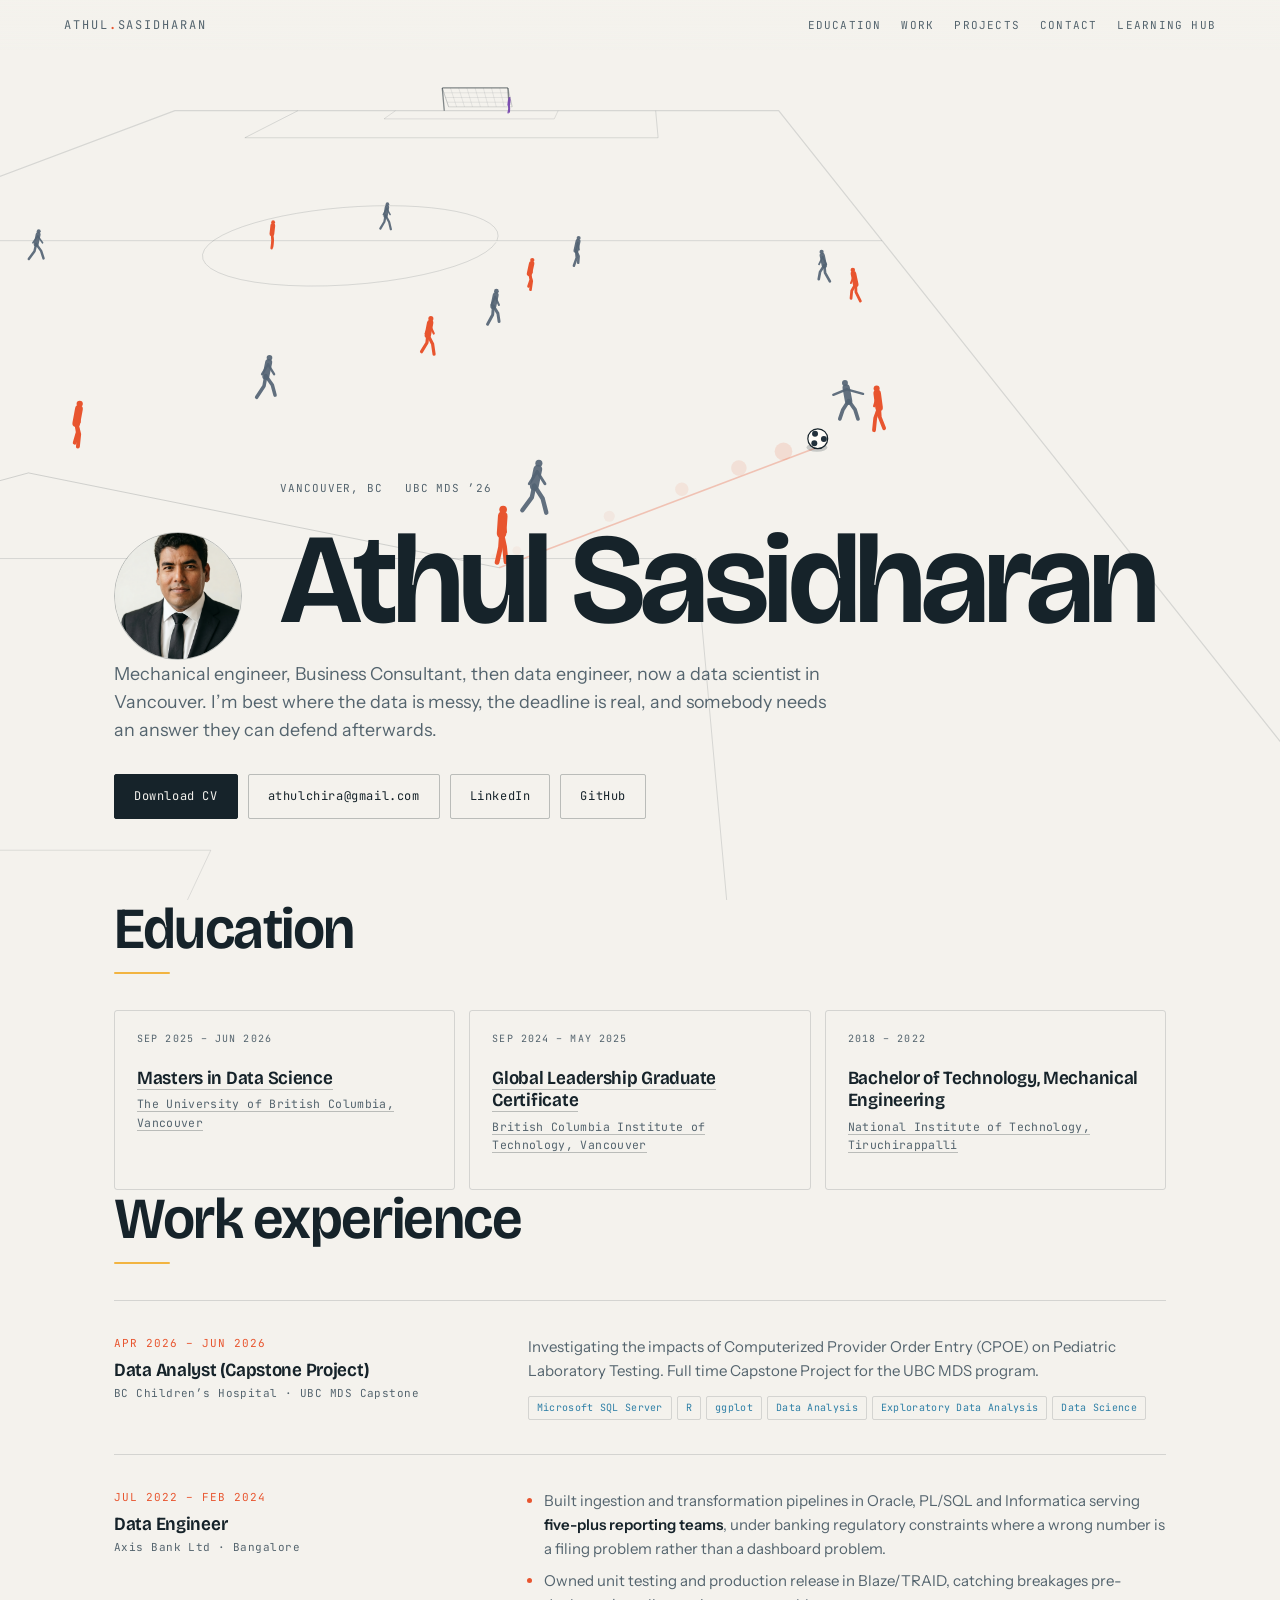
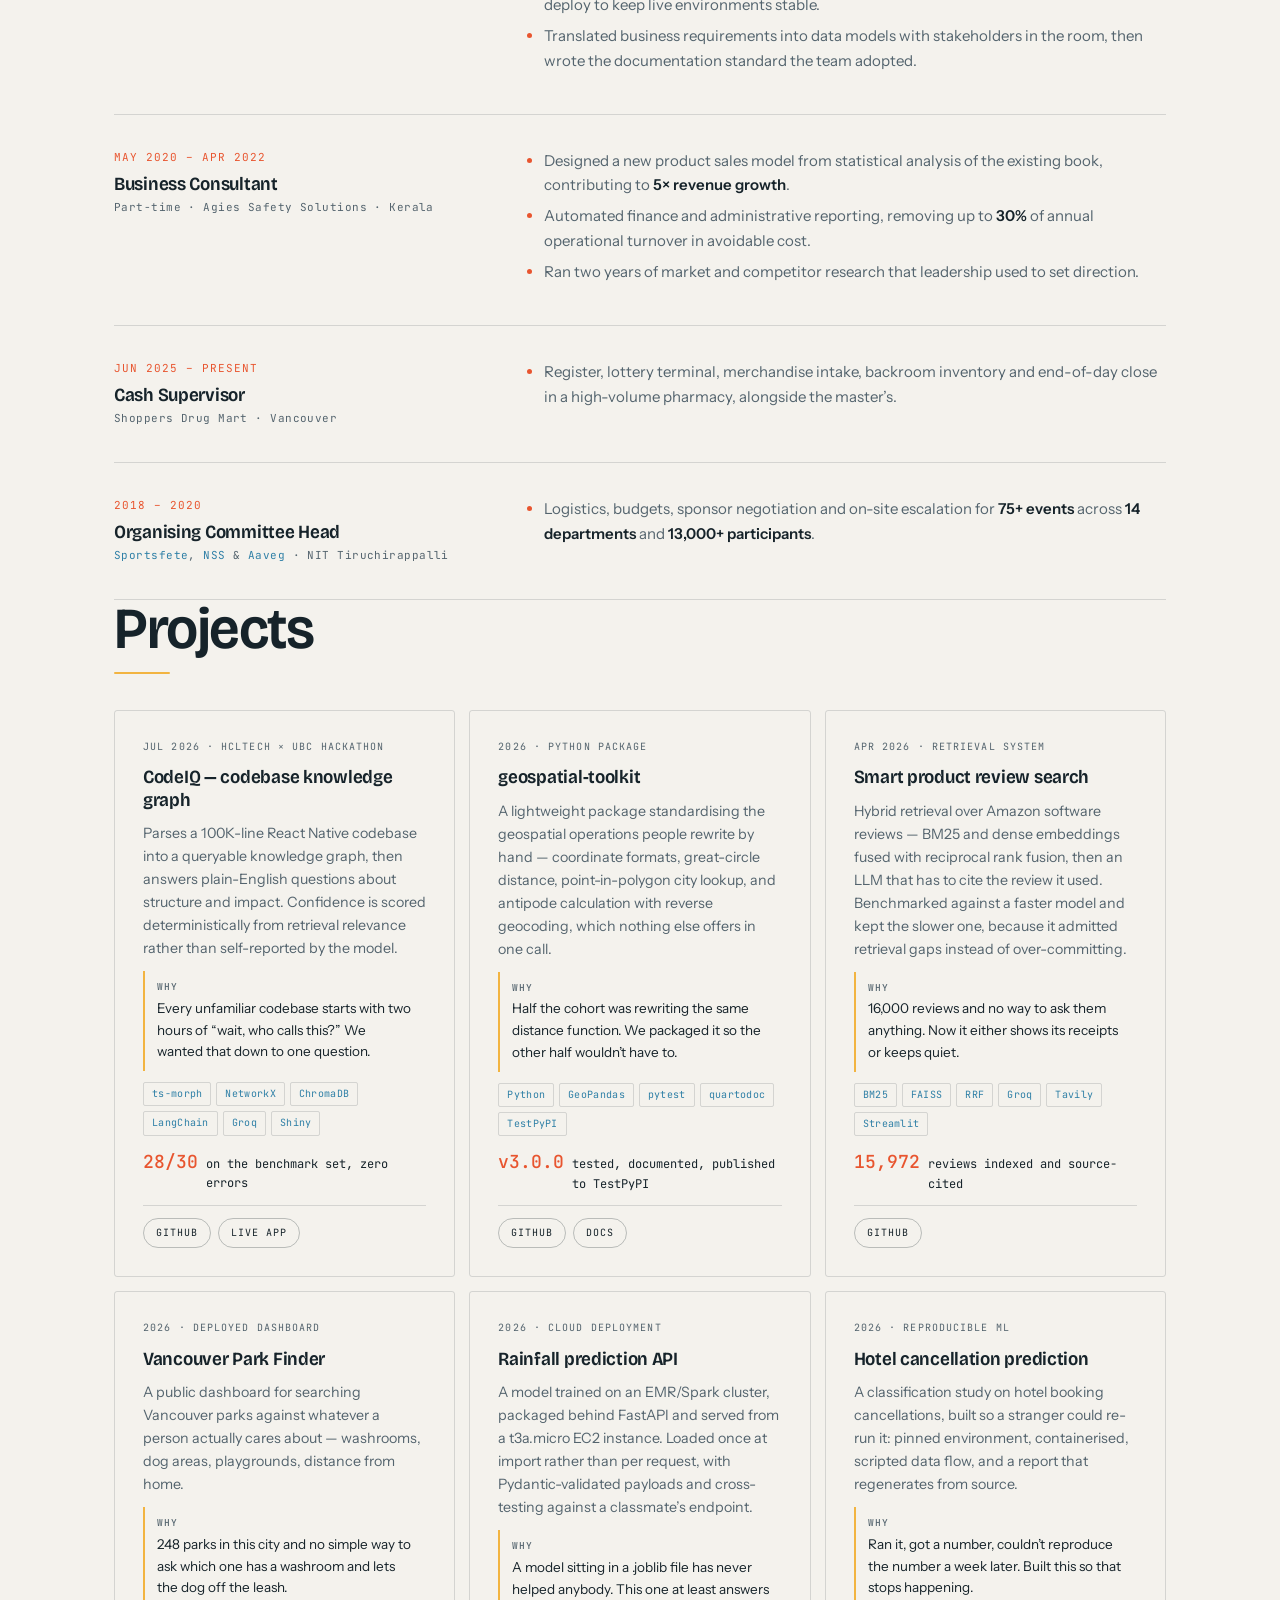
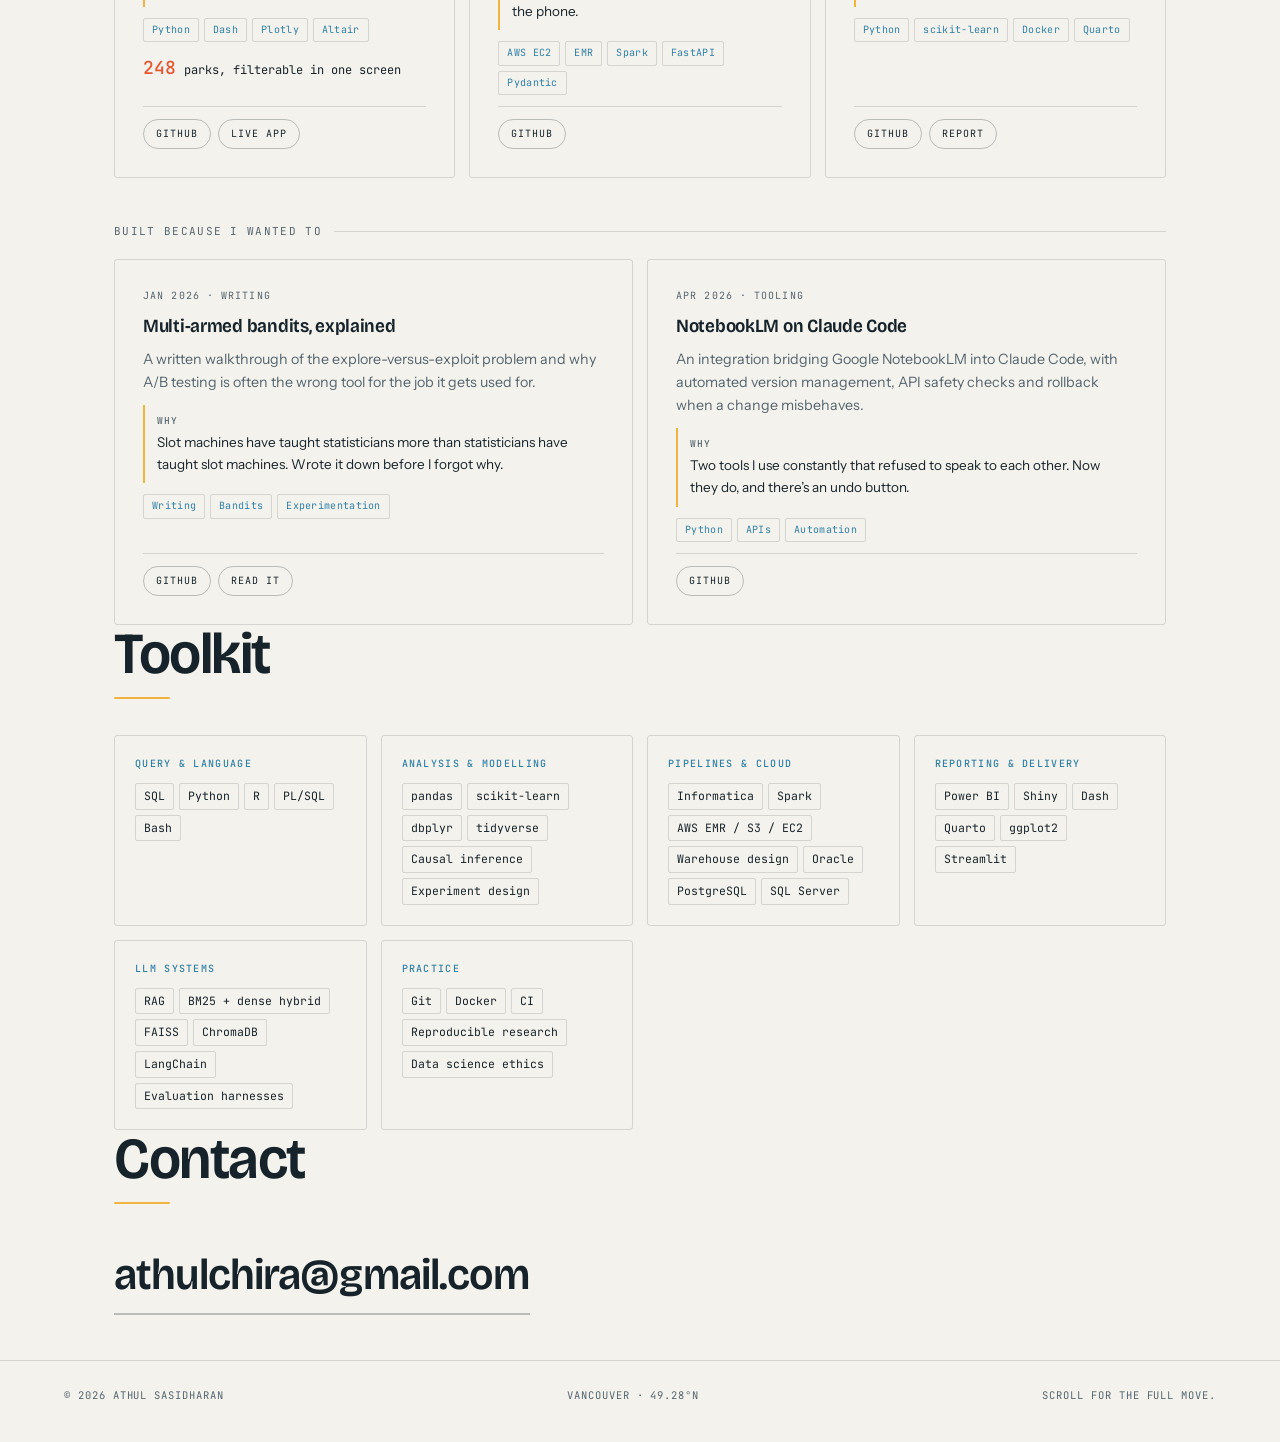
<file: index.html>
<!DOCTYPE html>
<html lang="en">
<head>
<meta charset="utf-8">
<meta name="viewport" content="width=device-width, initial-scale=1">
<title>Athul Sasidharan — Data Scientist, Vancouver</title>
<meta name="description" content="Data scientist in Vancouver. UBC Master of Data Science 2026. Data pipelines at Axis Bank, clinical data at BC Children's Hospital, retrieval systems, dashboards and packages.">
<meta property="og:title" content="Athul Sasidharan — Data Scientist">
<meta property="og:description" content="Pipelines, audits and retrieval systems. UBC MDS 2026, Vancouver BC.">
<link rel="preconnect" href="https://fonts.googleapis.com">
<link rel="preconnect" href="https://fonts.gstatic.com" crossorigin>
<link href="https://fonts.googleapis.com/css2?family=Bricolage+Grotesque:opsz,wdth,wght@12..96,75..100,400..800&family=Instrument+Sans:wght@400;500;600&family=JetBrains+Mono:wght@400;500&display=swap" rel="stylesheet">
<style>
:root{
  --ground:#F4F2ED;
  --ink:#16232A;
  --ink-soft:#54646E;
  --line:rgba(22,35,42,.14);
  --line-2:rgba(22,35,42,.26);
  --attack:#E8552F;
  --defend:#66788A;
  --link:#2E7FA6;
  --gold:#F2B441;
  --display:"Bricolage Grotesque",ui-sans-serif,system-ui,sans-serif;
  --body:"Instrument Sans",ui-sans-serif,system-ui,sans-serif;
  --mono:"JetBrains Mono",ui-monospace,monospace;
  --gut:clamp(20px,5vw,72px);
  --maxw:1180px;
}
*,*::before,*::after{box-sizing:border-box}
html{scroll-behavior:smooth;-webkit-text-size-adjust:100%}
body{margin:0;background:var(--ground);color:var(--ink);font-family:var(--body);
  font-size:clamp(15px,1.05vw,17px);line-height:1.62;overflow-x:hidden;-webkit-font-smoothing:antialiased}
a{color:inherit}
img{max-width:100%;display:block}

#pitch{position:fixed;inset:0;z-index:-1;pointer-events:none;opacity:0;transition:opacity 1s ease .2s}
#pitch.ready{opacity:1}

/* ---------- nav ---------- */
header.nav{position:fixed;top:0;left:0;right:0;z-index:50;display:flex;align-items:center;
  justify-content:space-between;padding:16px var(--gut);
  background:linear-gradient(180deg,rgba(244,242,237,.9),rgba(244,242,237,0))}
.mark{font-family:var(--mono);font-size:12px;letter-spacing:.16em;text-transform:uppercase;text-decoration:none}
.mark b{color:var(--attack)}
.nav ul{display:flex;gap:20px;list-style:none;margin:0;padding:0;
  font-family:var(--mono);font-size:11px;letter-spacing:.11em;text-transform:uppercase}
.nav a{text-decoration:none;color:var(--ink-soft);transition:color .2s}
.nav a:hover,.nav a:focus-visible{color:var(--attack)}

/* ---------- layout ---------- */
main{position:relative;z-index:1}
.wrap{max-width:var(--maxw);margin:0 auto;padding:0 var(--gut)}
section{padding:clamp(72px,11vh,150px) 0}

/* section label: one word, thin rule beneath. Nothing else. */
h2{font-family:var(--display);font-size:clamp(30px,4.6vw,58px);
  font-variation-settings:"wdth" 96,"wght" 620;line-height:1;letter-spacing:-.025em;
  margin:0 0 14px;color:var(--ink)}
.rule{width:56px;height:2px;background:var(--gold);margin:0 0 clamp(30px,4vh,52px);border-radius:2px}

h1{font-family:var(--display);font-size:clamp(48px,10vw,142px);
  font-variation-settings:"wdth" 100,"wght" 650;line-height:.88;letter-spacing:-.035em;
  margin:0 0 24px;text-wrap:balance}
h3{font-family:var(--display);font-variation-settings:"wdth" 92,"wght" 620;
  font-size:clamp(18px,1.45vw,22px);line-height:1.2;letter-spacing:-.015em;margin:0}
p{margin:0 0 14px}

/* ---------- hero ---------- */
.hero{min-height:100svh;display:flex;flex-direction:column;justify-content:flex-end;
  padding-bottom:clamp(56px,9vh,110px);padding-top:120px}
.hero-top{display:flex;align-items:flex-end;gap:clamp(20px,3vw,44px);flex-wrap:wrap}
.shot{width:clamp(96px,10vw,132px);height:clamp(96px,10vw,132px);border-radius:50%;
  object-fit:cover;border:1px solid var(--line-2);flex:none}
.about{font-size:clamp(16px,1.4vw,21px);line-height:1.55;color:var(--ink-soft);max-width:60ch;margin:0 0 30px}
.cta-row{display:flex;flex-wrap:wrap;gap:10px;align-items:center}
.btn{display:inline-flex;align-items:center;gap:8px;text-decoration:none;font-family:var(--mono);
  font-size:12px;letter-spacing:.05em;padding:12px 19px;border-radius:2px;border:1px solid var(--line-2);
  background:transparent;color:var(--ink);
  transition:transform .22s cubic-bezier(.2,.8,.2,1),background .22s,color .22s,border-color .22s}
.btn:hover,.btn:focus-visible{border-color:var(--ink);transform:translateY(-2px)}
.btn-solid{background:var(--ink);color:var(--ground);border-color:var(--ink)}
.btn-solid:hover,.btn-solid:focus-visible{background:var(--attack);border-color:var(--attack)}
.meta{display:flex;flex-wrap:wrap;gap:6px 22px;margin:0 0 26px;font-family:var(--mono);
  font-size:11px;letter-spacing:.08em;text-transform:uppercase;color:var(--ink-soft)}

/* ---------- transparent tiles ---------- */
.tile{background:transparent;border:1px solid var(--line);border-radius:3px;
  transition:border-color .3s,transform .3s cubic-bezier(.2,.8,.2,1)}
.tile:hover{border-color:var(--line-2);transform:translateY(-2px)}

.edu{display:grid;grid-template-columns:repeat(auto-fit,minmax(240px,1fr));gap:14px}
.edu .tile{padding:20px 22px;display:flex;flex-direction:column;gap:6px}
.edu .when{font-family:var(--mono);font-size:10px;letter-spacing:.11em;text-transform:uppercase;color:var(--ink-soft)}
.edu a{color:inherit;text-decoration:none;border-bottom:1px solid var(--line-2);transition:border-color .2s,color .2s}
.edu a:hover,.edu a:focus-visible{color:var(--attack);border-color:var(--attack)}
.edu .school{font-family:var(--mono);font-size:11.5px;letter-spacing:.03em;color:var(--ink-soft)}

.roles{border-top:1px solid var(--line)}
.role{display:grid;grid-template-columns:minmax(0,1fr) minmax(0,1.7fr);gap:clamp(12px,3vw,48px);
  padding:clamp(22px,2.8vw,34px) 0;border-bottom:1px solid var(--line)}
.role .when{font-family:var(--mono);font-size:11px;letter-spacing:.09em;text-transform:uppercase;
  color:var(--attack);margin:0 0 6px}
.role .org{font-family:var(--mono);font-size:11px;letter-spacing:.04em;color:var(--ink-soft);margin:4px 0 0}
.role .org a{color:var(--link);text-decoration:none;border-bottom:1px solid transparent;transition:border-color .2s}
.role .org a:hover{border-color:var(--link)}
.role ul{margin:0;padding-left:16px;color:var(--ink-soft)}
.role li{margin-bottom:7px}
.role li::marker{color:var(--attack)}
.role li b{color:var(--ink);font-weight:600}
.role p.plain{color:var(--ink-soft);margin:0}

.grid{display:grid;grid-template-columns:repeat(auto-fit,minmax(300px,1fr));gap:14px}
.card{padding:clamp(20px,2.2vw,28px);display:flex;flex-direction:column;gap:11px}
.card .when{font-family:var(--mono);font-size:10px;letter-spacing:.11em;text-transform:uppercase;
  color:var(--ink-soft);margin:0}
.card p.desc{color:var(--ink-soft);font-size:.95em;margin:0}
.why{border-left:2px solid var(--gold);padding:8px 12px;font-size:.9em;color:var(--ink);margin:0}
.why b{font-family:var(--mono);font-size:9.5px;letter-spacing:.11em;text-transform:uppercase;
  color:var(--ink-soft);display:block;margin-bottom:3px;font-weight:500}
.tags{display:flex;flex-wrap:wrap;gap:5px}
.tags i{font-style:normal;font-family:var(--mono);font-size:10px;letter-spacing:.03em;
  padding:3px 8px;border-radius:2px;border:1px solid var(--line);color:var(--link)}
.metric{font-family:var(--mono);font-size:12px;color:var(--ink);display:flex;gap:8px;align-items:baseline}
.metric b{font-size:18px;font-weight:500;color:var(--attack);font-variant-numeric:tabular-nums}
.pills{display:flex;flex-wrap:wrap;gap:7px;margin-top:auto;padding-top:12px;border-top:1px solid var(--line)}
.pill{display:inline-flex;align-items:center;gap:5px;text-decoration:none;font-family:var(--mono);
  font-size:10px;letter-spacing:.1em;text-transform:uppercase;padding:6px 12px;
  border:1px solid var(--line-2);border-radius:99px;color:var(--ink);
  transition:background .2s,color .2s,border-color .2s,transform .2s}
.pill:hover,.pill:focus-visible{background:var(--ink);color:var(--ground);border-color:var(--ink);transform:translateY(-1px)}
.pill.dead{border-style:dashed;color:var(--ink-soft);cursor:default}
.pill.dead:hover{background:transparent;color:var(--ink-soft);border-color:var(--line-2);transform:none}
.sub{font-family:var(--mono);font-size:11px;letter-spacing:.12em;text-transform:uppercase;
  color:var(--ink-soft);margin:clamp(40px,5vh,64px) 0 18px;display:flex;align-items:center;gap:12px}
.sub::after{content:"";height:1px;flex:1;background:var(--line)}

.kit{display:grid;grid-template-columns:repeat(auto-fit,minmax(220px,1fr));gap:14px}
.kit>div{padding:20px 20px;border:1px solid var(--line);border-radius:3px}
.kit h4{font-family:var(--mono);font-size:10px;letter-spacing:.13em;text-transform:uppercase;
  color:var(--link);margin:0 0 11px;font-weight:500}
.kit ul{list-style:none;margin:0;padding:0;display:flex;flex-wrap:wrap;gap:5px}
.kit li{font-family:var(--mono);font-size:11.5px;padding:3px 8px;border:1px solid var(--line);
  border-radius:2px;transition:border-color .2s,color .2s}
.kit li:hover{border-color:var(--attack);color:var(--attack)}

.contact a.big{font-family:var(--display);font-variation-settings:"wdth" 96,"wght" 600;
  font-size:clamp(22px,3.4vw,44px);text-decoration:none;letter-spacing:-.02em;display:inline-block;
  border-bottom:2px solid var(--line-2);padding-bottom:2px;transition:border-color .25s,color .25s}
.contact a.big:hover,.contact a.big:focus-visible{color:var(--attack);border-color:var(--attack)}
.contact .rows{display:flex;flex-wrap:wrap;gap:12px 36px;margin-top:26px;
  font-family:var(--mono);font-size:12px;letter-spacing:.04em}
.contact .rows a{color:var(--link);text-decoration:none;border-bottom:1px solid transparent;transition:border-color .2s}
.contact .rows a:hover{border-color:var(--link)}
footer{padding:26px var(--gut) 38px;border-top:1px solid var(--line);display:flex;flex-wrap:wrap;
  gap:8px 22px;justify-content:space-between;font-family:var(--mono);font-size:10.5px;
  letter-spacing:.09em;text-transform:uppercase;color:var(--ink-soft)}

.rv{opacity:0;transform:translateY(22px);
  transition:opacity .8s cubic-bezier(.2,.8,.2,1),transform .8s cubic-bezier(.2,.8,.2,1)}
.rv.in{opacity:1;transform:none}
.rv[data-d="1"]{transition-delay:.06s}
.rv[data-d="2"]{transition-delay:.12s}
.rv[data-d="3"]{transition-delay:.18s}
.rv[data-d="4"]{transition-delay:.24s}
.rv[data-d="5"]{transition-delay:.3s}
:focus-visible{outline:2px solid var(--attack);outline-offset:3px}

@media (max-width:820px){ .role{grid-template-columns:1fr} .nav ul li:nth-child(n+3){display:none} }
@media (prefers-reduced-motion:reduce){
  html{scroll-behavior:auto}
  .rv{opacity:1;transform:none;transition:none}
  *{transition-duration:.01ms !important}
}
</style>
</head>
<body>
<canvas id="pitch"></canvas>

<header class="nav">
  <a class="mark" href="#top">Athul<b>.</b>Sasidharan</a>
  <nav aria-label="Sections"><ul>
    <li><a href="#education">Education</a></li>
    <li><a href="#work">Work</a></li>
    <li><a href="#projects">Projects</a></li>
    <li><a href="#contact">Contact</a></li>
    <li><a href="learning-hub/index.html">Learning Hub</a></li>
  </ul></nav>
</header>

<main id="top">

  <section class="hero wrap">
    <div class="hero-top rv in">
      <img class="shot" src="assets/athul-headshot.png" alt="Athul Sasidharan">
      <div style="flex:1;min-width:260px">
        <div class="meta"><span>Vancouver, BC</span><span>UBC MDS &#8217;26</span></div>
        <h1>Athul Sasidharan</h1>
      </div>
    </div>
    <p class="about rv in" data-d="1">
      Mechanical engineer, Business Consultant, then data engineer, now a data scientist in
      Vancouver. I&#8217;m best where the data is messy, the deadline is real, and somebody needs
      an answer they can defend afterwards.
    </p>
    <div class="cta-row rv in" data-d="2">
      <a class="btn btn-solid" href="assets/Athul_Sasidharan_Resume.pdf" download>Download CV</a>
      <a class="btn" href="mailto:athulchira@gmail.com">athulchira@gmail.com</a>
      <a class="btn" href="https://www.linkedin.com/in/athul-ash-sasidharan-48a1ba195/" target="_blank" rel="noopener">LinkedIn</a>
      <a class="btn" href="https://github.com/codingwithAthul" target="_blank" rel="noopener">GitHub</a>
    </div>
  </section>

  <section id="education" class="wrap">
    <h2 class="rv">Education</h2><div class="rule rv"></div>
    <div class="edu">
      <div class="tile rv" data-d="1">
        <p class="when">Sep 2025 &ndash; Jun 2026</p>
        <h3><a href="https://masterdatascience.ubc.ca/programs/vancouver" target="_blank" rel="noopener">Masters in Data Science</a></h3>
        <p class="school"><a href="https://www.ubc.ca/" target="_blank" rel="noopener">The University of British Columbia, Vancouver</a></p>
      </div>
      <div class="tile rv" data-d="2">
        <p class="when">Sep 2024 &ndash; May 2025</p>
        <h3><a href="https://www.bcit.ca/programs/global-leadership-graduate-certificate-full-time-a500grcert/#courses" target="_blank" rel="noopener">Global Leadership Graduate Certificate</a></h3>
        <p class="school"><a href="https://www.bcit.ca/" target="_blank" rel="noopener">British Columbia Institute of Technology, Vancouver</a></p>
      </div>
      <div class="tile rv" data-d="3">
        <p class="when">2018 &ndash; 2022</p>
        <h3>Bachelor of Technology, Mechanical Engineering</h3>
        <p class="school"><a href="https://www.nitt.edu/" target="_blank" rel="noopener">National Institute of Technology, Tiruchirappalli</a></p>
      </div>
    </div>
  </section>

  <section id="work" class="wrap">
    <h2 class="rv">Work experience</h2><div class="rule rv"></div>
    <div class="roles">
      <article class="role rv">
        <div><p class="when">Apr 2026 &ndash; Jun 2026</p><h3>Data Analyst (Capstone Project)</h3>
          <p class="org">BC Children&#8217;s Hospital &middot; UBC MDS Capstone</p></div>
        <div>
          <p class="plain">Investigating the impacts of Computerized Provider Order Entry (CPOE)
            on Pediatric Laboratory Testing. Full time Capstone Project for the UBC MDS program.</p>
          <div class="tags" style="margin-top:12px"><i>Microsoft SQL Server</i><i>R</i><i>ggplot</i><i>Data Analysis</i><i>Exploratory Data Analysis</i><i>Data Science</i></div>
        </div>
      </article>

      <article class="role rv" data-d="1">
        <div><p class="when">Jul 2022 &ndash; Feb 2024</p><h3>Data Engineer</h3>
          <p class="org">Axis Bank Ltd &middot; Bangalore</p></div>
        <ul>
          <li>Built ingestion and transformation pipelines in Oracle, PL/SQL and Informatica
            serving <b>five-plus reporting teams</b>, under banking regulatory constraints where a
            wrong number is a filing problem rather than a dashboard problem.</li>
          <li>Owned unit testing and production release in Blaze/TRAID, catching breakages
            pre-deploy to keep live environments stable.</li>
          <li>Translated business requirements into data models with stakeholders in the room,
            then wrote the documentation standard the team adopted.</li>
        </ul>
      </article>

      <article class="role rv" data-d="2">
        <div><p class="when">May 2020 &ndash; Apr 2022</p><h3>Business Consultant</h3>
          <p class="org">Part-time &middot; Agies Safety Solutions &middot; Kerala</p></div>
        <ul>
          <li>Designed a new product sales model from statistical analysis of the existing book,
            contributing to <b>5&times; revenue growth</b>.</li>
          <li>Automated finance and administrative reporting, removing up to <b>30%</b> of annual
            operational turnover in avoidable cost.</li>
          <li>Ran two years of market and competitor research that leadership used to set direction.</li>
        </ul>
      </article>

      <article class="role rv" data-d="3">
        <div><p class="when">Jun 2025 &ndash; present</p><h3>Cash Supervisor</h3>
          <p class="org">Shoppers Drug Mart &middot; Vancouver</p></div>
        <ul>
          <li>Register, lottery terminal, merchandise intake, backroom inventory and end-of-day
            close in a high-volume pharmacy, alongside the master&#8217;s.</li>
        </ul>
      </article>

      <article class="role rv" data-d="4">
        <div><p class="when">2018 &ndash; 2020</p><h3>Organising Committee Head</h3>
          <p class="org"><a href="https://sportsfete.nitt.edu/" target="_blank" rel="noopener">Sportsfete</a>,
            <a href="https://nss.nitt.edu/" target="_blank" rel="noopener">NSS</a> &amp;
            <a href="https://www.instagram.com/aaveg.nitt/?hl=en" target="_blank" rel="noopener">Aaveg</a>
            &middot; NIT Tiruchirappalli</p></div>
        <ul>
          <li>Logistics, budgets, sponsor negotiation and on-site escalation for <b>75+ events</b>
            across <b>14 departments</b> and <b>13,000+ participants</b>.</li>
        </ul>
      </article>
    </div>
  </section>

  <section id="projects" class="wrap">
    <h2 class="rv">Projects</h2><div class="rule rv"></div>
    <div class="grid">

      <article class="tile card rv" data-d="1">
        <p class="when">Jul 2026 &middot; HCLTech &times; UBC hackathon</p>
        <h3>CodeIQ &mdash; codebase knowledge graph</h3>
        <p class="desc">Parses a 100K-line React Native codebase into a queryable knowledge graph,
          then answers plain-English questions about structure and impact. Confidence is scored
          deterministically from retrieval relevance rather than self-reported by the model.</p>
        <p class="why"><b>why</b>Every unfamiliar codebase starts with two hours of &#8220;wait, who calls this?&#8221; We wanted that down to one question.</p>
        <div class="tags"><i>ts-morph</i><i>NetworkX</i><i>ChromaDB</i><i>LangChain</i><i>Groq</i><i>Shiny</i></div>
        <span class="metric"><b>28/30</b> on the benchmark set, zero errors</span>
        <div class="pills">
          <a class="pill" href="https://github.com/goudmani/codeiq_source_code_knowledge_graph" target="_blank" rel="noopener">GitHub</a>
          <a class="pill" href="https://codeiq-source-code-knowledge-graph-latest.onrender.com/" target="_blank" rel="noopener">Live app</a>
        </div>
      </article>

      <article class="tile card rv" data-d="2">
        <p class="when">2026 &middot; Python package</p>
        <h3>geospatial-toolkit</h3>
        <p class="desc">A lightweight package standardising the geospatial operations people
          rewrite by hand &mdash; coordinate formats, great-circle distance, point-in-polygon city
          lookup, and antipode calculation with reverse geocoding, which nothing else offers in
          one call.</p>
        <p class="why"><b>why</b>Half the cohort was rewriting the same distance function. We packaged it so the other half wouldn&#8217;t have to.</p>
        <div class="tags"><i>Python</i><i>GeoPandas</i><i>pytest</i><i>quartodoc</i><i>TestPyPI</i></div>
        <span class="metric"><b>v3.0.0</b> tested, documented, published to TestPyPI</span>
        <div class="pills">
          <a class="pill" href="https://github.com/UBC-MDS/geospatial-toolkit" target="_blank" rel="noopener">GitHub</a>
          <a class="pill" href="https://ubc-mds.github.io/geospatial-toolkit/" target="_blank" rel="noopener">Docs</a>
        </div>
      </article>

      <article class="tile card rv" data-d="3">
        <p class="when">Apr 2026 &middot; Retrieval system</p>
        <h3>Smart product review search</h3>
        <p class="desc">Hybrid retrieval over Amazon software reviews &mdash; BM25 and dense
          embeddings fused with reciprocal rank fusion, then an LLM that has to cite the review it
          used. Benchmarked against a faster model and kept the slower one, because it admitted
          retrieval gaps instead of over-committing.</p>
        <p class="why"><b>why</b>16,000 reviews and no way to ask them anything. Now it either shows its receipts or keeps quiet.</p>
        <div class="tags"><i>BM25</i><i>FAISS</i><i>RRF</i><i>Groq</i><i>Tavily</i><i>Streamlit</i></div>
        <span class="metric"><b>15,972</b> reviews indexed and source-cited</span>
        <div class="pills">
          <a class="pill" href="https://github.com/codingwithAthul/Information_Rag_Retrieval_Project" target="_blank" rel="noopener">GitHub</a>
        </div>
      </article>

      <article class="tile card rv" data-d="4">
        <p class="when">2026 &middot; Deployed dashboard</p>
        <h3>Vancouver Park Finder</h3>
        <p class="desc">A public dashboard for searching Vancouver parks against whatever a person
          actually cares about &mdash; washrooms, dog areas, playgrounds, distance from home.</p>
        <p class="why"><b>why</b>248 parks in this city and no simple way to ask which one has a washroom and lets the dog off the leash.</p>
        <div class="tags"><i>Python</i><i>Dash</i><i>Plotly</i><i>Altair</i></div>
        <span class="metric"><b>248</b> parks, filterable in one screen</span>
        <div class="pills">
          <a class="pill" href="https://github.com/UBC-MDS/DSCI-532_2026_3_vancouver_park_dashboard" target="_blank" rel="noopener">GitHub</a>
          <a class="pill" href="https://019c91e8-5952-d69b-140e-530221568f2d.share.connect.posit.cloud/" target="_blank" rel="noopener">Live app</a>
        </div>
      </article>

      <article class="tile card rv" data-d="5">
        <p class="when">2026 &middot; Cloud deployment</p>
        <h3>Rainfall prediction API</h3>
        <p class="desc">A model trained on an EMR/Spark cluster, packaged behind FastAPI and served
          from a t3a.micro EC2 instance. Loaded once at import rather than per request, with
          Pydantic-validated payloads and cross-testing against a classmate&#8217;s endpoint.</p>
        <p class="why"><b>why</b>A model sitting in a .joblib file has never helped anybody. This one at least answers the phone.</p>
        <div class="tags"><i>AWS EC2</i><i>EMR</i><i>Spark</i><i>FastAPI</i><i>Pydantic</i></div>
        <div class="pills">
          <a class="pill" href="https://github.com/codingwithAthul/rainfall-prediction-aws-deployment" target="_blank" rel="noopener">GitHub</a>
        </div>
      </article>

      <article class="tile card rv" data-d="6">
        <p class="when">2026 &middot; Reproducible ML</p>
        <h3>Hotel cancellation prediction</h3>
        <p class="desc">A classification study on hotel booking cancellations, built so a stranger
          could re-run it: pinned environment, containerised, scripted data flow, and a report that
          regenerates from source.</p>
        <p class="why"><b>why</b>Ran it, got a number, couldn&#8217;t reproduce the number a week later. Built this so that stops happening.</p>
        <div class="tags"><i>Python</i><i>scikit-learn</i><i>Docker</i><i>Quarto</i></div>
        <div class="pills">
          <a class="pill" href="https://github.com/ahass9/DSCI-522-Group-Project" target="_blank" rel="noopener">GitHub</a>
          <a class="pill" href="https://ahass9.github.io/DSCI-522-Group-Project/reports/hotel_cancellation_classification_analysis.html" target="_blank" rel="noopener">Report</a>
        </div>
      </article>
    </div>

    <p class="sub rv">Built because I wanted to</p>
    <div class="grid">
      <article class="tile card rv" data-d="1">
        <p class="when">Jan 2026 &middot; Writing</p>
        <h3>Multi-armed bandits, explained</h3>
        <p class="desc">A written walkthrough of the explore-versus-exploit problem and why A/B
          testing is often the wrong tool for the job it gets used for.</p>
        <p class="why"><b>why</b>Slot machines have taught statisticians more than statisticians have taught slot machines. Wrote it down before I forgot why.</p>
        <div class="tags"><i>Writing</i><i>Bandits</i><i>Experimentation</i></div>
        <div class="pills">
          <a class="pill" href="https://github.com/codingwithAthul/Multi-Armed-Bandits" target="_blank" rel="noopener">GitHub</a>
          <a class="pill" href="https://codingwithathul.github.io/Multi-Armed-Bandits/" target="_blank" rel="noopener">Read it</a>
        </div>
      </article>

      <article class="tile card rv" data-d="2">
        <p class="when">Apr 2026 &middot; Tooling</p>
        <h3>NotebookLM on Claude Code</h3>
        <p class="desc">An integration bridging Google NotebookLM into Claude Code, with automated
          version management, API safety checks and rollback when a change misbehaves.</p>
        <p class="why"><b>why</b>Two tools I use constantly that refused to speak to each other. Now they do, and there&#8217;s an undo button.</p>
        <div class="tags"><i>Python</i><i>APIs</i><i>Automation</i></div>
        <div class="pills">
          <a class="pill" href="https://github.com/codingwithAthul/Notebooklm-on-Claude" target="_blank" rel="noopener">GitHub</a>
        </div>
      </article>
    </div>
  </section>

  <section id="toolkit" class="wrap">
    <h2 class="rv">Toolkit</h2><div class="rule rv"></div>
    <div class="kit rv" data-d="1">
      <div><h4>Query &amp; language</h4><ul><li>SQL</li><li>Python</li><li>R</li><li>PL/SQL</li><li>Bash</li></ul></div>
      <div><h4>Analysis &amp; modelling</h4><ul><li>pandas</li><li>scikit-learn</li><li>dbplyr</li><li>tidyverse</li><li>Causal inference</li><li>Experiment design</li></ul></div>
      <div><h4>Pipelines &amp; cloud</h4><ul><li>Informatica</li><li>Spark</li><li>AWS EMR / S3 / EC2</li><li>Warehouse design</li><li>Oracle</li><li>PostgreSQL</li><li>SQL Server</li></ul></div>
      <div><h4>Reporting &amp; delivery</h4><ul><li>Power BI</li><li>Shiny</li><li>Dash</li><li>Quarto</li><li>ggplot2</li><li>Streamlit</li></ul></div>
      <div><h4>LLM systems</h4><ul><li>RAG</li><li>BM25 + dense hybrid</li><li>FAISS</li><li>ChromaDB</li><li>LangChain</li><li>Evaluation harnesses</li></ul></div>
      <div><h4>Practice</h4><ul><li>Git</li><li>Docker</li><li>CI</li><li>Reproducible research</li><li>Data science ethics</li></ul></div>
    </div>
  </section>

  <section id="contact" class="wrap contact">
    <h2 class="rv">Contact</h2><div class="rule rv"></div>
    <p class="rv" data-d="1"><a class="big" href="mailto:athulchira@gmail.com">athulchira@gmail.com</a></p>
    <div class="rows rv" data-d="2">
      <span><a href="tel:+17788830420">+1 778 883 0420</a></span>
      <span><a href="https://www.linkedin.com/in/athul-ash-sasidharan-48a1ba195/" target="_blank" rel="noopener">LinkedIn</a></span>
      <span><a href="https://github.com/codingwithAthul" target="_blank" rel="noopener">GitHub</a></span>
      <span><a href="assets/Athul_Sasidharan_Resume.pdf" download>Download CV</a></span>
      <span>Vancouver, British Columbia</span>
    </div>
  </section>
</main>

<footer>
  <span>&copy; 2026 Athul Sasidharan</span>
  <span>Vancouver &middot; 49.28&deg;N</span>
  <span>Scroll for the full move.</span>
</footer>

<script>
/* ============================================================
   THE MOVE v2 — a single attacking play, scrubbed by scroll.
   Perspective-projected Canvas 2D. No WebGL, no library.
   Articulated player silhouettes, a real ball, a real goal.
   Every position is a pure function of scroll, so the play
   runs backwards correctly when the reader scrolls up.
   ============================================================ */
(function(){
  var reduce = matchMedia('(prefers-reduced-motion: reduce)').matches;

  /* reveals run regardless of the canvas */
  var targets = document.querySelectorAll('.rv:not(.in)');
  if (reduce || !('IntersectionObserver' in window)) {
    targets.forEach(function(t){ t.classList.add('in'); });
  } else {
    var io = new IntersectionObserver(function(es){
      es.forEach(function(e){ if (e.isIntersecting){ e.target.classList.add('in'); io.unobserve(e.target); } });
    }, {rootMargin:'0px 0px -12% 0px', threshold:0.08});
    targets.forEach(function(t){ io.observe(t); });
  }
  if (reduce) return;

  var PL = 105, HALF = 34, GOAL_HALF = 3.66;
  var PHI = 27 * Math.PI/180, BACK = 33, HGT = 17.5;
  var CAM_A = 10, CAM_B = 98, GOAL_P = 0.92, PAN = 0.9, HORIZON = 0.48;
  var BR = 0.38;                       /* ball radius, stylised for visibility */
  var INK = '#16232A', ATTACK = '#E8552F', DEFEND = 'rgba(84,100,116,.92)';
  var GK_A = '#2F8C5C', GK_D = '#7C4FB0';   /* keepers wear their own colours */

  var KF = [
    [0.000,   0,   6,  0, 0], [0.040, -14,  14,  1, 0], [0.080,  -4,  22,  3, 0],
    [0.120,  14,  16,  2, 0], [0.170,  28,  26,  4, 0], [0.220,  30,  44,  6, 0],
    [0.270,  14,  48,  8, 0], [0.330,   0,  34,  3, 0], [0.390, -29,  42,  5, 1],
    [0.450, -30,  58,  7, 0], [0.510,  -8,  62, 10, 0], [0.560,   4,  56,  8, 0],
    [0.620, -26,  74,  7, 0], [0.680,  -6,  72,  8, 0], [0.740,  26,  76,  6, 0],
    [0.800,  30,  94,  6, 0], [0.870,  10, 100, 10, 1], [0.920,   2, 105.6, -1, 1],
    [1.000,   1, 107.5, -1, 0]
  ];

  /* the whole side advances with the ball — the keeper holds his box, centre-backs
     step to halfway, and once the ball reaches the final third the midfielders and
     forwards arrive at the box: width from the wingers, runners in the middle */
  var ATK = [
    [[0,0,6],[0.45,0,11],[1,0,15]],
    [[0,-14,10],[0.04,-14,14],[0.5,-17,38],[0.8,-15,56],[1,-13,64]],
    [[0,14,10],[0.12,14,16],[0.5,17,38],[0.8,15,58],[1,13,66]],
    [[0,-2,16],[0.08,-4,22],[0.33,0,34],[0.62,-2,56],[0.82,0,70],[1,2,80]],
    [[0,26,16],[0.17,28,26],[0.5,30,50],[0.78,28,66],[1,25,80]],
    [[0,-26,18],[0.39,-29,42],[0.62,-30,62],[0.85,-27,78],[1,-23,87]],
    [[0,30,32],[0.22,30,44],[0.74,26,76],[0.80,30,94],[1,27,98]],
    [[0,-30,40],[0.45,-30,58],[0.62,-26,74],[0.85,-15,88],[1,-7,95]],
    [[0,10,36],[0.27,14,48],[0.56,4,56],[0.68,-6,72],[0.85,-3,85],[1,1,93]],
    [[0,8,28],[0.5,10,54],[0.75,7,74],[0.9,0,89],[1,-2,97]],
    [[0,-4,48],[0.51,-8,62],[0.75,2,86],[0.87,10,100],[0.92,9,100.8],[1,8,101.5]]
  ];

  function clamp(v,a,b){ return v<a?a:(v>b?b:v); }

  function track(w, p){
    if (p <= w[0][0]) return [w[0][1], w[0][2]];
    if (p >= w[w.length-1][0]) return [w[w.length-1][1], w[w.length-1][2]];
    for (var i=0;i<w.length-1;i++){
      if (p >= w[i][0] && p <= w[i+1][0]){
        var t = (p - w[i][0]) / (w[i+1][0] - w[i][0]);
        var e = t*t*(3-2*t);
        return [w[i][1]+(w[i+1][1]-w[i][1])*e, w[i][2]+(w[i+1][2]-w[i][2])*e];
      }
    }
    return [w[0][1], w[0][2]];
  }

  /* a keyframe whose receiver equals the previous receiver is a carry: the ball
     travels at that player's feet with touches instead of pass easing */
  function dribbleSeg(i){ return KF[i][3] >= 0 && KF[i][3] === KF[i+1][3]; }
  function dribblePos(i, t){
    var r = KF[i][3], p = KF[i][0] + (KF[i+1][0]-KF[i][0])*t;
    var pos = track(ATK[r], p);
    var c0 = track(ATK[r], clamp(p-0.004,0,1)), c1 = track(ATK[r], clamp(p+0.004,0,1));
    var vx = c1[0]-c0[0], vy = c1[1]-c0[1], vm = Math.hypot(vx,vy) || 1;
    var ux = vx/vm, uy = vy/vm;
    var env = Math.sin(Math.PI*t);
    var ahead = (0.35 + 0.5*(0.5+0.5*Math.sin(t*Math.PI*6 - 1.2))) * env;  /* touch-and-chase */
    var side = 0.9 * Math.sin(t*Math.PI*3) * env;                           /* cuts off either foot */
    return [pos[0] + ux*ahead - uy*side, pos[1] + uy*ahead + ux*side];
  }
  function inDribble(p){
    for (var i=0;i<KF.length-1;i++)
      if (p >= KF[i][0] && p < KF[i+1][0]) return dribbleSeg(i);
    return false;
  }

  function ballAt(p){
    if (p <= 0) return [KF[0][1], KF[0][2], 0];
    var last = KF[KF.length-1];
    if (p >= 1) return [last[1], last[2], 0];
    for (var i=0;i<KF.length-1;i++){
      if (p >= KF[i][0] && p <= KF[i+1][0]){
        var t = (p - KF[i][0]) / (KF[i+1][0] - KF[i][0]);
        if (dribbleSeg(i)){ var dp = dribblePos(i, t); return [dp[0], dp[1], 0]; }
        var e = 1 - Math.pow(1-t, 2.2);
        /* the finish: the cross stays up for the volley, the strike dips under the bar,
           then the ball drops to the net floor. Tied to the 0.80 / 0.87 / 0.92 keyframes. */
        var s0 = KF[i][0], z;
        if (s0 === 0.80)      z = Math.sin(Math.PI*t)*6.2 + 1.6*t;
        else if (s0 === 0.87) z = 1.6 - 0.7*t + Math.sin(Math.PI*t)*0.5;
        else if (s0 === 0.92) z = 0.9*(1-t)*(1-t);
        else z = Math.sin(Math.PI*t) * (KF[i+1][4] ? 7 : 0);
        return [KF[i][1]+(KF[i+1][1]-KF[i][1])*e, KF[i][2]+(KF[i+1][2]-KF[i][2])*e, z];
      }
    }
    return [last[1], last[2], 0];
  }
  function camY(p){ return CAM_A + Math.min(p/GOAL_P, 1) * (CAM_B - CAM_A); }
  function camX(p){
    var s = 0;
    for (var k=-3;k<=3;k++) s += ballAt(clamp(p + k*0.02, 0, 1))[0];
    return (s/7) * PAN;
  }

  /* arc-length tables: run-cycle phase must be a pure function of scroll */
  var ARC_N = 240;
  function buildArc(fn){
    var d = [0], prev = fn(0);
    for (var i=1;i<=ARC_N;i++){
      var c = fn(i/ARC_N);
      d.push(d[i-1] + Math.hypot(c[0]-prev[0], c[1]-prev[1]));
      prev = c;
    }
    return function(p){
      var f = clamp(p,0,1)*ARC_N, i = Math.floor(f);
      if (i >= ARC_N) return d[ARC_N];
      return d[i] + (d[i+1]-d[i])*(f-i);
    };
  }
  var atkDist = ATK.map(function(w){ return buildArc(function(p){ return track(w,p); }); });
  var ballDist = buildArc(function(p){ var b = ballAt(p); return [b[0], b[1]]; });

  /* ---- the defending side: man-marking with cover and a press ----
     Defender j tracks attacker j+1 (nobody marks the keeper): he stays goal-side
     of his man, sags off and tucks toward the middle when his man is on the weak
     side, and steps out to fight for the ball when it comes near — so one or two
     shirts converge on the carrier while the rest hold their men. After the shot
     beats the press (p > 0.90) the chase stops and nobody follows the ball into
     the net. Positions are pure functions of p, so this scrubs correctly. */
  function defPos(j, p){
    var bp = ballAt(Math.min(p, 0.90));
    var man = track(ATK[j+1], p);
    var mdb = Math.hypot(man[0]-bp[0], man[1]-bp[1]);
    var sag = clamp((mdb-8)/28, 0, 0.5);
    var gx = -man[0], gy = PL - man[1], gm = Math.hypot(gx,gy) || 1;
    var off = 2.0 + sag*5;
    var x = man[0] + gx/gm*off*0.3 + (bp[0]-man[0])*sag*0.4;
    var y = man[1] + gy/gm*off;
    var ddx = bp[0]-x, ddy = bp[1]-y, dd = Math.hypot(ddx,ddy);
    var w = clamp((9-dd)/9, 0, 1); w = w*w*(3-2*w)*0.8;
    w *= 1 - clamp((p-0.90)/0.04, 0, 1);
    if (dd > 0.8 && w > 0){
      x += (bp[0]-ddx/dd*1.1 - x)*w;
      y += (bp[1]-ddy/dd*1.1+0.5 - y)*w;
    }
    return [clamp(x, -HALF+1, HALF-1), clamp(y, 2, PL-1)];
  }
  var defDist = [];
  for (var dj=0; dj<10; dj++) (function(j){
    defDist.push(buildArc(function(p){ return defPos(j, p); }));
  })(dj);

  /* kick events: at each keyframe, the receiver plays the ball */
  var EVENTS = {};
  KF.forEach(function(k){
    if (k[3] >= 0) (EVENTS[k[3]] = EVENTS[k[3]] || []).push(k[0]);
  });
  var FINISHER = 10, FIN_A = 0.84, FIN_B = 0.90;   /* contact at p=0.87, when the shot leaves */
  var DIVE_A = 0.875, DIVE_B = 0.925;              /* the keeper's dive across the shot */

  var cv = document.getElementById('pitch'), ctx = cv.getContext('2d');
  var W=0, H=0, FOC=1180, CX=0, CYPX=0, CAMY=0, CAMX=0;

  function resize(){
    var dpr = Math.min(devicePixelRatio||1, 2);
    W = innerWidth; H = innerHeight;
    cv.width = W*dpr; cv.height = H*dpr;
    cv.style.width = W+'px'; cv.style.height = H+'px';
    ctx.setTransform(dpr,0,0,dpr,0,0);
    FOC = Math.min(1180, W*0.76);
    CX = W/2; CYPX = H*HORIZON;
  }
  resize();
  addEventListener('resize', resize);

  function proj(x,y,z){
    var dy = y - (CAMY - BACK), dz = z - HGT;
    var Y = dy*Math.sin(PHI) + dz*Math.cos(PHI);
    var Z = dy*Math.cos(PHI) - dz*Math.sin(PHI);
    if (Z < 1) return null;
    return [CX + FOC*(x-CAMX)/Z, CYPX - FOC*Y/Z, Z];
  }

  function line(pts, w, alpha){
    ctx.beginPath(); var started=false;
    for (var i=0;i<pts.length;i++){
      var q = proj(pts[i][0], pts[i][1], 0);
      if (!q){ started=false; continue; }
      if (!started){ ctx.moveTo(q[0],q[1]); started=true; } else ctx.lineTo(q[0],q[1]);
    }
    ctx.strokeStyle = 'rgba(22,35,42,'+alpha+')'; ctx.lineWidth = w; ctx.stroke();
  }
  function arc(cx0, cy0, r, a0, a1, alpha){
    var pts=[]; for (var a=a0;a<=a1;a+=0.12) pts.push([cx0+Math.cos(a)*r, cy0+Math.sin(a)*r]);
    line(pts, 1, alpha);
  }
  function seg3(x0,y0,z0, x1,y1,z1, w, alpha){
    var a = proj(x0,y0,z0), b = proj(x1,y1,z1);
    if (!a || !b) return;
    ctx.beginPath(); ctx.moveTo(a[0],a[1]); ctx.lineTo(b[0],b[1]);
    ctx.strokeStyle = 'rgba(22,35,42,'+alpha+')'; ctx.lineWidth = w; ctx.stroke();
  }

  function drawPitch(){
    var A = 0.13;
    line([[-HALF,0],[HALF,0],[HALF,PL],[-HALF,PL],[-HALF,0]], 1.2, A);
    line([[-HALF,PL/2],[HALF,PL/2]], 1, A);
    arc(0, PL/2, 9.15, 0, Math.PI*2, A);
    [0,1].forEach(function(end){
      var b = end ? PL : 0, s = end ? -1 : 1;
      line([[-20.15,b],[-20.15,b+s*16.5],[20.15,b+s*16.5],[20.15,b]], 1, A);
      line([[-9.16,b],[-9.16,b+s*5.5],[9.16,b+s*5.5],[9.16,b]], 1, A*0.8);
    });
  }

  /* the goal: posts, crossbar, sloped net */
  function drawGoal(yl, dir){
    var g = GOAL_HALF, hgt = 2.44, back = yl + dir*2.8;
    var q = proj(0, yl, 1.2);
    var pw = q ? Math.max(1.3, 0.09*FOC/q[2]) : 1.5;
    /* net mesh first, behind the frame */
    var i, t;
    for (i=0;i<=8;i++){
      var nx = -g + i*(2*g/8);
      seg3(nx, yl, hgt, nx, back, 0, 0.75, 0.10);
    }
    for (i=1;i<=3;i++){
      t = i/4;
      seg3(-g, yl + dir*2.8*t, hgt*(1-t), g, yl + dir*2.8*t, hgt*(1-t), 0.75, 0.10);
    }
    seg3(-g, back, 0, g, back, 0, 0.9, 0.16);
    seg3(-g, yl, hgt, -g, back, 0, 0.9, 0.16);
    seg3( g, yl, hgt,  g, back, 0, 0.9, 0.16);
    /* frame */
    seg3(-g, yl, 0, -g, yl, hgt, pw, 0.52);
    seg3( g, yl, 0,  g, yl, hgt, pw, 0.52);
    seg3(-g, yl, hgt, g, yl, hgt, pw, 0.52);
  }

  /* articulated silhouette. pose: 0 run, 1 strike, 2 bicycle kick, 3 jockey, 4 dive.
     faceBall: defenders keep their eyes on the ball and backpedal rather than
     turning their backs on it */
  function figure(x, y, vx, vy, dist, col, pose, poseT, ballScreenX, faceBall){
    var q = proj(x, y, 0); if (!q) return;
    var k = FOC/q[2], h = 1.8*k;
    if (h < 7){
      ctx.beginPath(); ctx.arc(q[0], q[1], Math.max(1.6, 0.5*k), 0, 6.2832);
      ctx.fillStyle = col; ctx.fill(); return;
    }
    var fdir = 1, q2 = proj(x+vx*0.4, y+vy*0.4, 0);
    if (faceBall && ballScreenX != null) fdir = (ballScreenX >= q[0]) ? 1 : -1;
    else if (q2 && Math.abs(q2[0]-q[0]) > 0.3) fdir = (q2[0] > q[0]) ? 1 : -1;
    else if (ballScreenX != null) fdir = (ballScreenX >= q[0]) ? 1 : -1;

    var spd = Math.hypot(vx, vy);            /* metres per unit p */
    var amp = clamp(spd/70, 0.06, 1);
    var ph = dist * 2.2;                     /* run cycle every ~2.9 m */

    ctx.save();
    ctx.translate(q[0], q[1]);
    ctx.scale(fdir*k, k);
    ctx.lineCap = 'round'; ctx.lineJoin = 'round';
    ctx.strokeStyle = col; ctx.fillStyle = col;

    function limb(pts, w){
      ctx.lineWidth = w;
      ctx.beginPath(); ctx.moveTo(pts[0][0], -pts[0][1]);
      for (var i=1;i<pts.length;i++) ctx.lineTo(pts[i][0], -pts[i][1]);
      ctx.stroke();
    }
    function head(hx, hy, r){
      ctx.beginPath(); ctx.arc(hx, -hy, r, 0, 6.2832); ctx.fill();
    }

    if (pose === 2){
      /* bicycle kick: jump, lay back, scissor, strike at poseT=0.5, land to a crouch */
      var T = clamp(poseT, 0, 1);
      var hh = Math.sin(T*Math.PI) * 0.9;
      var sw = clamp((T - 0.12)/0.55, 0, 1); sw = sw*sw*(3-2*sw);     /* swing into the strike */
      var rec = clamp((T - 0.72)/0.28, 0, 1); rec = rec*rec*(3-2*rec);/* landing recovery */
      var hx = -0.05, hy = 0.72 + hh;
      var th = 1.5 + 1.5*sw - 1.35*rec;                               /* torso lays back */
      var sx2 = hx + Math.cos(th)*0.58, sy2 = hy + Math.sin(th)*0.58;
      var fk = -1.1 + 2.25*sw - 2.2*rec;                              /* kicking leg sweeps overhead */
      var kb = 0.5*(1 - sw);
      var ft = -0.25 - 1.35*sw + 0.35*rec;                            /* scissor leg counter-swings */
      limb([[hx,hy],[hx+Math.cos(fk+kb)*0.45, hy+Math.sin(fk+kb)*0.45],[hx+Math.cos(fk)*0.85, hy+Math.sin(fk)*0.85]], 0.15);
      limb([[hx,hy],[hx+Math.cos(ft-0.3)*0.4, hy+Math.sin(ft-0.3)*0.4],[hx+Math.cos(ft)*0.72, hy+Math.sin(ft)*0.72]], 0.15);
      limb([[hx,hy],[sx2,sy2]], 0.30);
      head(sx2 + Math.cos(th)*0.20, sy2 + Math.sin(th)*0.20, 0.12);
      limb([[sx2,sy2],[sx2-0.10, sy2-0.42]], 0.10);                   /* arms brace for the ground */
      limb([[sx2,sy2],[sx2-0.34, sy2-0.28]], 0.10);
    } else if (pose === 3){
      /* jockeying: crouched, knees wide, arms out, small bounce on the toes */
      var jb = 0.03*Math.sin(dist*6);
      var sprd = 0.30 + 0.14*clamp(poseT,0,1);
      limb([[0,0.76+jb],[-0.26,0.40+jb],[-0.38,0]], 0.15);
      limb([[0,0.76+jb],[ 0.24,0.38+jb],[ 0.36,0]], 0.15);
      limb([[0,0.74+jb],[0.10,1.28+jb]], 0.30);
      head(0.15,1.48+jb,0.12);
      limb([[0.08,1.22+jb],[ 0.30+sprd,1.00+jb]], 0.10);
      limb([[0.08,1.22+jb],[-0.26-sprd,1.04+jb]], 0.10);
    } else if (pose === 4){
      /* the dive: launch off the near leg, lay out full stretch, come down empty-handed */
      var Td = clamp(poseT,0,1);
      var ex = clamp(Td/0.55, 0, 1); ex = ex*ex*(3-2*ex);             /* extension */
      var ha = Math.sin(Math.PI*Math.min(Td/0.85,1)) * 0.55;          /* up, then down */
      var ba = 1.25 - 1.15*ex;                                        /* body angle above horizontal */
      var hipy = 0.22 + ha + 0.35*(1-ex);
      var hx4 = -0.15, sx4 = hx4+Math.cos(ba)*0.60, sy4 = hipy+Math.sin(ba)*0.60;
      limb([[hx4,hipy],[sx4,sy4]], 0.28);
      head(sx4+Math.cos(ba)*0.19, sy4+Math.sin(ba)*0.19, 0.12);
      limb([[sx4,sy4],[sx4+Math.cos(ba+0.18)*0.62, sy4+Math.sin(ba+0.18)*0.62]], 0.10);
      limb([[sx4,sy4],[sx4+Math.cos(ba-0.12)*0.60, sy4+Math.sin(ba-0.12)*0.60]], 0.10);
      limb([[hx4,hipy],[hx4-Math.cos(ba-0.35)*0.5, hipy-Math.sin(ba-0.35)*0.5],[hx4-Math.cos(ba-0.5)*0.9, hipy-Math.sin(ba-0.5)*0.9]], 0.15);
      limb([[hx4,hipy],[hx4-Math.cos(ba+0.30)*0.8, hipy-Math.sin(ba+0.30)*0.8]], 0.15);
    } else if (pose === 1){
      /* striking the ball: plant leg, extended kicking leg, arms spread */
      limb([[-0.12, 0.92],[-0.14, 0.46],[-0.12, 0.02]], 0.15);        /* plant leg */
      limb([[0.0, 0.92],[0.26, 0.62],[0.52, 0.30]], 0.15);            /* kicking leg */
      limb([[0.0, 0.90],[-0.08, 1.44]], 0.30);                        /* torso, leaning back */
      head(-0.11, 1.64, 0.12);
      limb([[-0.07, 1.36],[-0.38, 1.10]], 0.10);
      limb([[-0.07, 1.36],[0.30, 1.18]], 0.10);
    } else {
      var lean = 0.12*amp;
      for (var s=0;s<2;s++){
        var pp = ph + s*Math.PI;
        var fx = Math.sin(pp)*0.46*amp;
        var lift = Math.max(0, Math.cos(pp))*0.18*amp;
        limb([[0, 0.92],[fx*0.45 + 0.10*amp, 0.48 + lift*0.5],[fx, lift]], 0.15);
      }
      var bob = Math.abs(Math.sin(ph))*0.05*amp;                      /* stride bounce */
      limb([[0, 0.90],[lean, 1.44+bob]], 0.30);                       /* torso */
      head(lean*1.3, 1.64+bob, 0.12);
      for (var a2=0;a2<2;a2++){
        var ap = ph + Math.PI + a2*Math.PI;
        limb([[lean*0.8, 1.36+bob],[lean*0.8 + Math.sin(ap)*0.30*amp, 0.94+bob]], 0.10);
      }
    }
    ctx.restore();
  }

  function drawBall(b, p){
    var q = proj(b[0], b[1], b[2] + BR); if (!q) return;
    var r = Math.max(2.4, BR*FOC/q[2]);
    /* shadow stays on the turf while the ball flies */
    var qs = proj(b[0], b[1], 0);
    if (qs){
      var sh = 1/(1 + b[2]*0.22);
      ctx.beginPath();
      ctx.ellipse(qs[0], qs[1], r*1.05*sh, r*0.42*sh, 0, 0, 6.2832);
      ctx.fillStyle = 'rgba(22,35,42,'+(0.20*sh)+')'; ctx.fill();
    }
    /* flight trail, scaled by ball speed */
    var spd = ballDist(p) - ballDist(clamp(p-0.01,0,1));
    if (spd > 0.35 && !inDribble(p)){
      for (var j=6;j>=1;j--){
        var bp = ballAt(clamp(p - j*0.005, 0, 1));
        var qt = proj(bp[0], bp[1], bp[2] + BR); if (!qt) continue;
        ctx.beginPath();
        ctx.arc(qt[0], qt[1], r*(1 - j*0.11), 0, 6.2832);
        ctx.fillStyle = 'rgba(232,85,47,'+(0.16*(1 - j/7))+')'; ctx.fill();
      }
    }
    /* the ball: white, ink seams, rotation from distance travelled */
    ctx.beginPath(); ctx.arc(q[0], q[1], r, 0, 6.2832);
    ctx.fillStyle = '#FFFDF8'; ctx.fill();
    ctx.save();
    ctx.beginPath(); ctx.arc(q[0], q[1], r*0.96, 0, 6.2832); ctx.clip();
    var rot = ballDist(p) * 1.6;
    for (var i2=0;i2<3;i2++){
      var a3 = rot + i2*2.094;
      ctx.beginPath();
      ctx.arc(q[0] + Math.cos(a3)*r*0.62, q[1] + Math.sin(a3)*r*0.55, r*0.30, 0, 6.2832);
      ctx.fillStyle = '#22313B'; ctx.fill();
    }
    ctx.restore();
    ctx.beginPath(); ctx.arc(q[0], q[1], r, 0, 6.2832);
    ctx.strokeStyle = INK; ctx.lineWidth = Math.max(1, r*0.12); ctx.stroke();
  }

  function render(p){
    CAMY = camY(p); CAMX = camX(p);
    ctx.clearRect(0,0,W,H);
    drawPitch();
    drawGoal(PL, 1);
    drawGoal(0, -1);

    var b = ballAt(p);
    var bq = proj(b[0], b[1], 0);
    var ballSX = bq ? bq[0] : null;

    /* pass map: every completed pass stays on the pitch */
    for (var i=0;i<KF.length-1;i++){
      if (p <= KF[i][0]) break;
      var done = p >= KF[i+1][0];
      if (done){
        if (dribbleSeg(i)){
          /* a carry shows on the pass map as its dotted, weaving path */
          ctx.setLineDash([3,5]);
          var dpts = [];
          for (var s2=0;s2<=10;s2++) dpts.push(dribblePos(i, s2/10));
          line(dpts, 1, 0.16);
          ctx.setLineDash([]);
        } else {
          line([[KF[i][1],KF[i][2]],[KF[i+1][1],KF[i+1][2]]], 1, 0.16);
        }
      } else if (!dribbleSeg(i)){
        var q0 = proj(KF[i][1],KF[i][2],0), q1 = proj(b[0],b[1],0);
        if (q0 && q1){
          ctx.beginPath(); ctx.moveTo(q0[0],q0[1]); ctx.lineTo(q1[0],q1[1]);
          ctx.strokeStyle = 'rgba(232,85,47,.30)'; ctx.lineWidth = 1.6; ctx.stroke();
        }
      }
    }

    /* people, depth-sorted far to near */
    var ppl = [];
    var be = 0.008;
    var b0 = ballAt(clamp(p-be,0,1)), b1 = ballAt(clamp(p+be,0,1));
    var bvx = (b1[0]-b0[0])/(2*be), bvy = (b1[1]-b0[1])/(2*be);
    for (var d=0; d<10; d++){
      var dp0 = defPos(d, clamp(p-be,0,1)), dp1 = defPos(d, clamp(p+be,0,1));
      var dpp = defPos(d, p);
      var dEff = Math.hypot(dpp[0]-b[0], dpp[1]-b[1]);
      ppl.push({
        x: dpp[0], y: dpp[1],
        vx: (dp1[0]-dp0[0])/(2*be), vy: (dp1[1]-dp0[1])/(2*be),
        dist: defDist[d](p), col: DEFEND, fb: true,
        pose: (dEff < 3.4 && p < 0.90) ? 3 : 0, poseT: clamp((3.4-dEff)/2.2, 0, 1)
      });
    }
    /* the keeper holds his line, then dives across the final shot — and fails */
    var gkx = clamp(b[0]*0.15,-6,6), gky = 103.5, gkvx = bvx*0.15, gkPose = 0, gkT = 0;
    if (p >= DIVE_A){
      var bref = ballAt(DIVE_A);
      gkT = clamp((p-DIVE_A)/(DIVE_B-DIVE_A), 0, 1);
      var rch = clamp(gkT/0.6, 0, 1); rch = rch*rch*(3-2*rch);
      gkx = clamp(bref[0]*0.15,-6,6) + rch*1.6;
      gky = 103.5 + gkT*0.9;
      gkvx = 3; gkPose = 4;
    }
    ppl.push({ x: gkx, y: gky, vx: gkvx, vy: 0,
               dist: ballDist(p)*0.35, col: GK_D, fb: gkPose !== 4, pose: gkPose, poseT: gkT });
    for (var a=0; a<ATK.length; a++){
      var e = 0.008;
      var c0 = track(ATK[a], clamp(p-e,0,1)), c1 = track(ATK[a], clamp(p+e,0,1));
      var pos = track(ATK[a], p);
      var pose = 0, poseT = 0;
      if (a === FINISHER && p >= FIN_A && p <= FIN_B){
        pose = 2; poseT = (p - FIN_A) / (FIN_B - FIN_A);
      } else if (EVENTS[a]){
        for (var ev=0; ev<EVENTS[a].length; ev++){
          if (Math.abs(p - EVENTS[a][ev]) < 0.014){ pose = 1; break; }
        }
      }
      ppl.push({ x: pos[0], y: pos[1],
                 vx: (c1[0]-c0[0])/(2*e), vy: (c1[1]-c0[1])/(2*e),
                 dist: atkDist[a](p), col: a === 0 ? GK_A : ATTACK, pose: pose, poseT: poseT });
    }
    ppl.sort(function(m,n){ return n.y - m.y; });
    for (var k2=0;k2<ppl.length;k2++){
      var o = ppl[k2];
      figure(o.x, o.y, o.vx, o.vy, o.dist, o.col, o.pose, o.poseT, ballSX, o.fb);
    }

    drawBall(b, p);
  }

  var prog = 0, smooth = 0, running = true;
  function readScroll(){
    var max = document.documentElement.scrollHeight - innerHeight;
    prog = max > 0 ? clamp(scrollY/max, 0, 1) : 0;
  }
  addEventListener('scroll', readScroll, {passive:true});
  addEventListener('resize', readScroll);
  readScroll(); smooth = prog;

  function frame(){
    if (!running) return;
    requestAnimationFrame(frame);
    smooth += (prog - smooth) * 0.09;
    render(smooth);
  }
  document.addEventListener('visibilitychange', function(){
    if (document.hidden) running = false;
    else if (!running){ running = true; requestAnimationFrame(frame); }
  });

  cv.classList.add('ready');
  requestAnimationFrame(frame);
})();
</script>
</body>
</html>
</file>
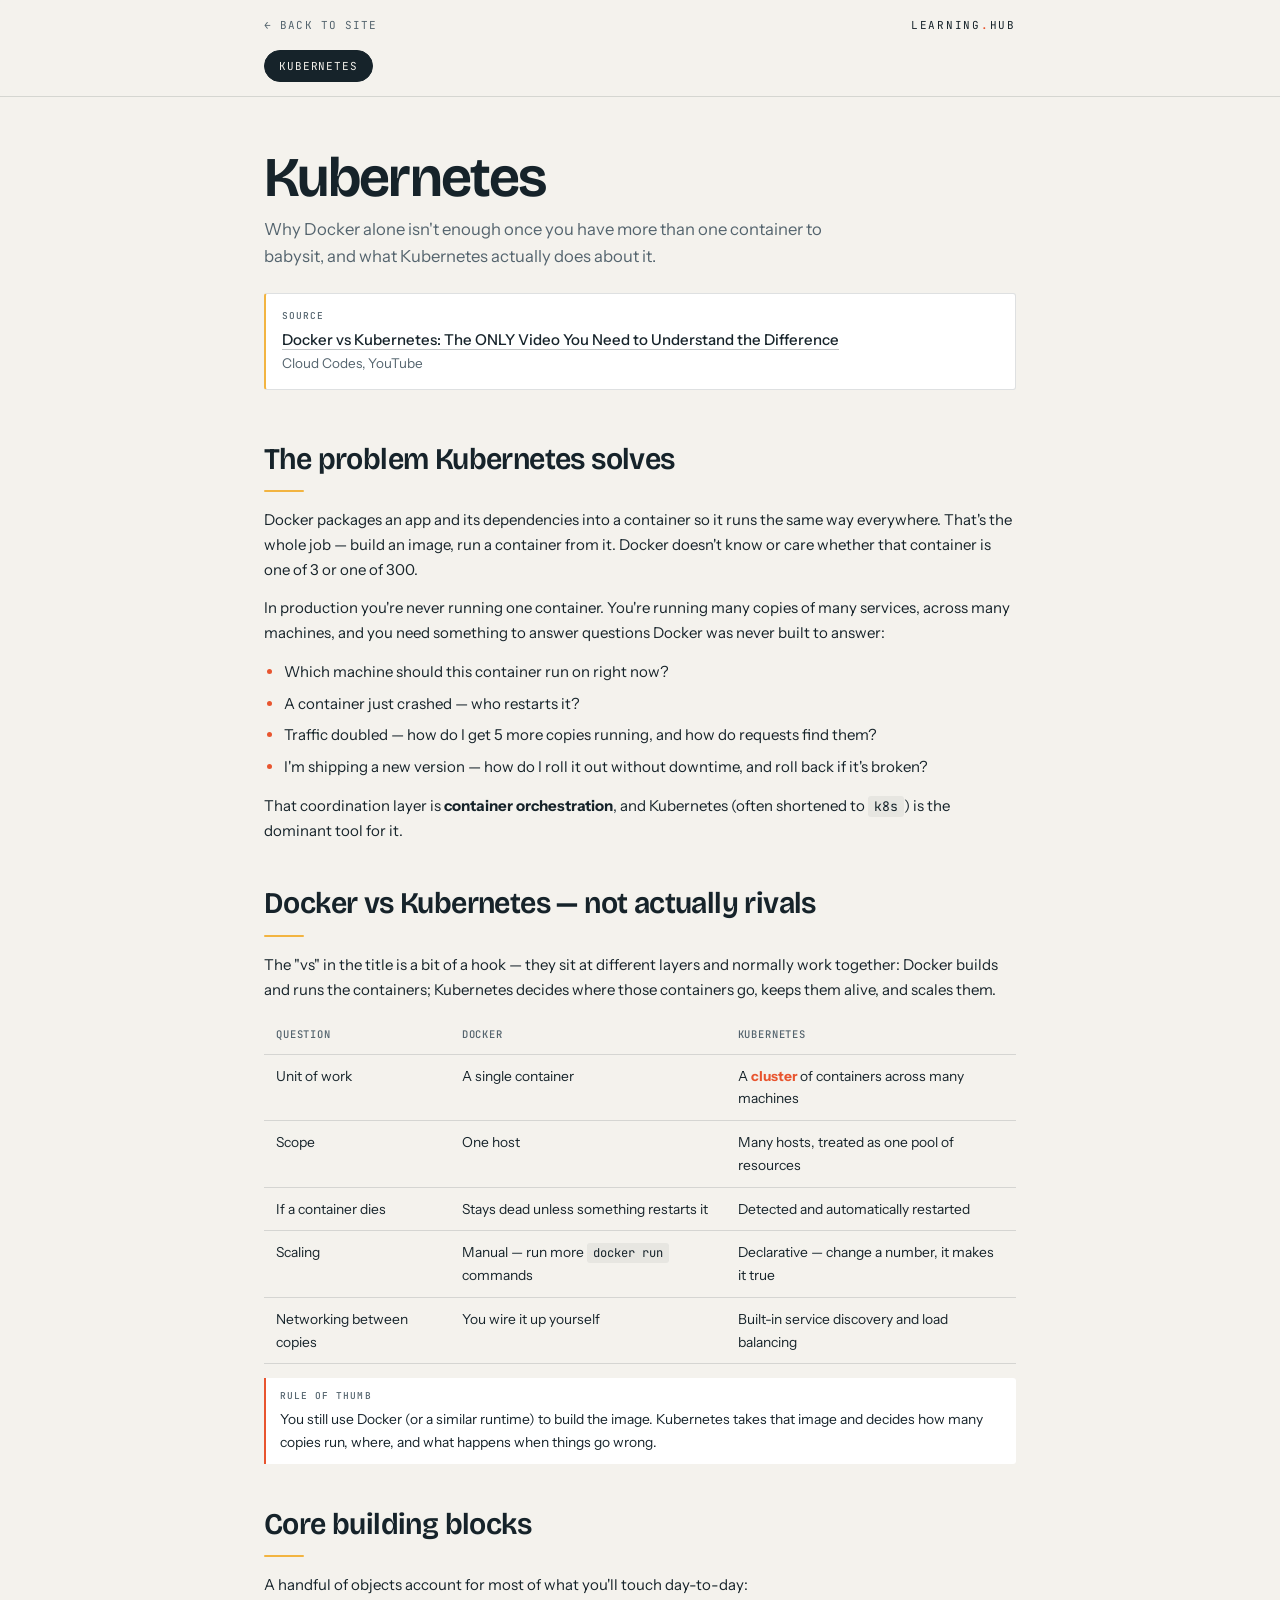
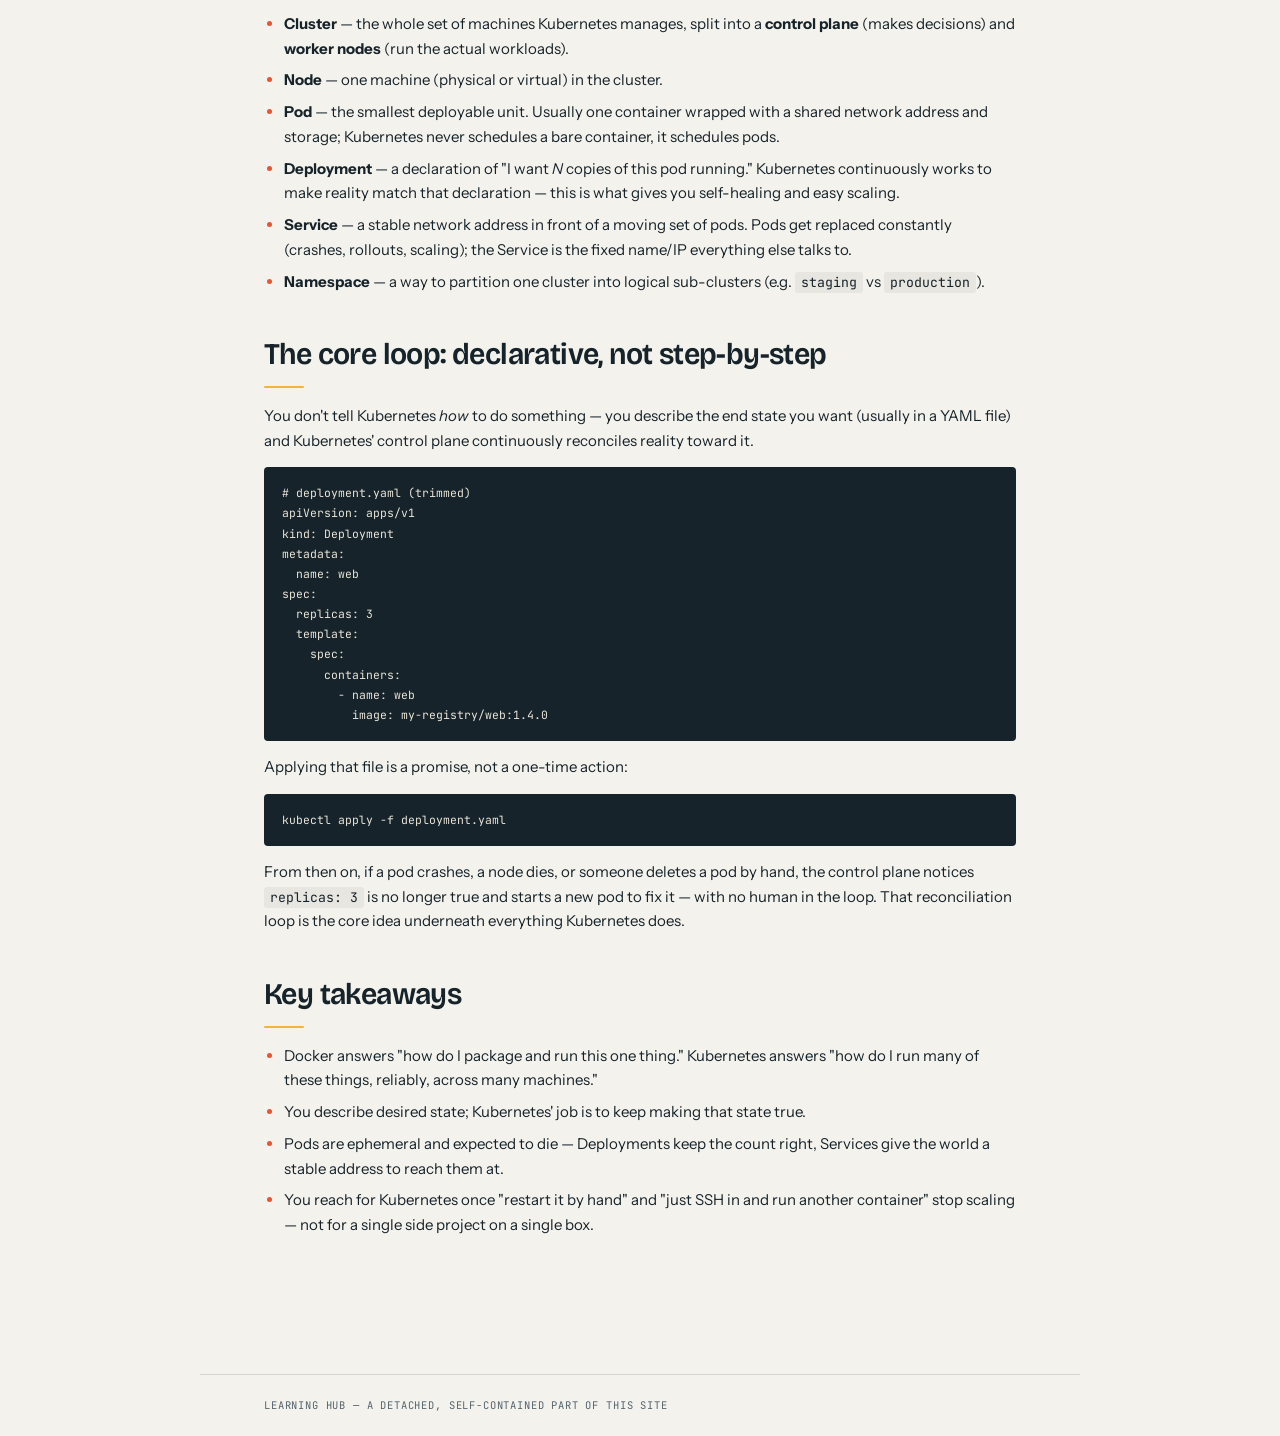
<file: learning-hub/index.html>
<!DOCTYPE html>
<html lang="en">
<head>
<meta charset="utf-8">
<meta name="viewport" content="width=device-width, initial-scale=1">
<title>Learning Hub — Athul Sasidharan</title>
<meta name="description" content="Notes on things I'm learning lately — Kubernetes, and more topics as they come.">
<meta name="robots" content="noindex">
<link rel="preconnect" href="https://fonts.googleapis.com">
<link rel="preconnect" href="https://fonts.gstatic.com" crossorigin>
<link href="https://fonts.googleapis.com/css2?family=Bricolage+Grotesque:opsz,wdth,wght@12..96,75..100,400..800&family=Instrument+Sans:wght@400;500;600&family=JetBrains+Mono:wght@400;500&display=swap" rel="stylesheet">
<link rel="stylesheet" href="style.css">
</head>
<body>

<header class="hub-nav">
  <div class="hub-nav-top">
    <a class="back" href="../index.html">&larr; Back to site</a>
    <span class="hub-title">Learning<b>.</b>Hub</span>
  </div>
  <nav class="topic-tabs" id="topic-tabs" role="tablist" aria-label="Topics"></nav>
</header>

<main>
  <div class="wrap">

    <!-- ============ TOPIC: Kubernetes ============ -->
    <article class="topic-panel" data-topic-id="kubernetes" data-topic-label="Kubernetes">

      <div class="hero-block">
        <h1>Kubernetes</h1>
        <p class="tagline">Why Docker alone isn't enough once you have more than one container to babysit, and what Kubernetes actually does about it.</p>
        <div class="source-card">
          <div>
            <b>Source</b>
            <a href="https://www.youtube.com/watch?v=VRKcW7TWRiM" target="_blank" rel="noopener">Docker vs Kubernetes: The ONLY Video You Need to Understand the Difference</a>
            <div class="by">Cloud Codes, YouTube</div>
          </div>
        </div>
      </div>

      <section>
        <h2>The problem Kubernetes solves</h2>
        <div class="rule"></div>
        <p>Docker packages an app and its dependencies into a container so it runs the same way everywhere. That's the whole job — build an image, run a container from it. Docker doesn't know or care whether that container is one of 3 or one of 300.</p>
        <p>In production you're never running one container. You're running many copies of many services, across many machines, and you need something to answer questions Docker was never built to answer:</p>
        <ul>
          <li>Which machine should this container run on right now?</li>
          <li>A container just crashed — who restarts it?</li>
          <li>Traffic doubled — how do I get 5 more copies running, and how do requests find them?</li>
          <li>I'm shipping a new version — how do I roll it out without downtime, and roll back if it's broken?</li>
        </ul>
        <p>That coordination layer is <b>container orchestration</b>, and Kubernetes (often shortened to <code>k8s</code>) is the dominant tool for it.</p>
      </section>

      <section>
        <h2>Docker vs Kubernetes — not actually rivals</h2>
        <div class="rule"></div>
        <p>The "vs" in the title is a bit of a hook — they sit at different layers and normally work together: Docker builds and runs the containers; Kubernetes decides where those containers go, keeps them alive, and scales them.</p>
        <table class="compare">
          <thead><tr><th>Question</th><th>Docker</th><th>Kubernetes</th></tr></thead>
          <tbody>
            <tr><td>Unit of work</td><td>A single container</td><td>A <b>cluster</b> of containers across many machines</td></tr>
            <tr><td>Scope</td><td>One host</td><td>Many hosts, treated as one pool of resources</td></tr>
            <tr><td>If a container dies</td><td>Stays dead unless something restarts it</td><td>Detected and automatically restarted</td></tr>
            <tr><td>Scaling</td><td>Manual — run more <code>docker run</code> commands</td><td>Declarative — change a number, it makes it true</td></tr>
            <tr><td>Networking between copies</td><td>You wire it up yourself</td><td>Built-in service discovery and load balancing</td></tr>
          </tbody>
        </table>
        <div class="callout">
          <b>Rule of thumb</b>
          You still use Docker (or a similar runtime) to build the image. Kubernetes takes that image and decides how many copies run, where, and what happens when things go wrong.
        </div>
      </section>

      <section>
        <h2>Core building blocks</h2>
        <div class="rule"></div>
        <p>A handful of objects account for most of what you'll touch day-to-day:</p>
        <ul>
          <li><b>Cluster</b> — the whole set of machines Kubernetes manages, split into a <b>control plane</b> (makes decisions) and <b>worker nodes</b> (run the actual workloads).</li>
          <li><b>Node</b> — one machine (physical or virtual) in the cluster.</li>
          <li><b>Pod</b> — the smallest deployable unit. Usually one container wrapped with a shared network address and storage; Kubernetes never schedules a bare container, it schedules pods.</li>
          <li><b>Deployment</b> — a declaration of "I want <em>N</em> copies of this pod running." Kubernetes continuously works to make reality match that declaration — this is what gives you self-healing and easy scaling.</li>
          <li><b>Service</b> — a stable network address in front of a moving set of pods. Pods get replaced constantly (crashes, rollouts, scaling); the Service is the fixed name/IP everything else talks to.</li>
          <li><b>Namespace</b> — a way to partition one cluster into logical sub-clusters (e.g. <code>staging</code> vs <code>production</code>).</li>
        </ul>
      </section>

      <section>
        <h2>The core loop: declarative, not step-by-step</h2>
        <div class="rule"></div>
        <p>You don't tell Kubernetes <em>how</em> to do something — you describe the end state you want (usually in a YAML file) and Kubernetes' control plane continuously reconciles reality toward it.</p>
        <pre><code># deployment.yaml (trimmed)
apiVersion: apps/v1
kind: Deployment
metadata:
  name: web
spec:
  replicas: 3
  template:
    spec:
      containers:
        - name: web
          image: my-registry/web:1.4.0</code></pre>
        <p>Applying that file is a promise, not a one-time action:</p>
        <pre><code>kubectl apply -f deployment.yaml</code></pre>
        <p>From then on, if a pod crashes, a node dies, or someone deletes a pod by hand, the control plane notices <code>replicas: 3</code> is no longer true and starts a new pod to fix it — with no human in the loop. That reconciliation loop is the core idea underneath everything Kubernetes does.</p>
      </section>

      <section>
        <h2>Key takeaways</h2>
        <div class="rule"></div>
        <ul>
          <li>Docker answers "how do I package and run this one thing." Kubernetes answers "how do I run many of these things, reliably, across many machines."</li>
          <li>You describe desired state; Kubernetes' job is to keep making that state true.</li>
          <li>Pods are ephemeral and expected to die — Deployments keep the count right, Services give the world a stable address to reach them at.</li>
          <li>You reach for Kubernetes once "restart it by hand" and "just SSH in and run another container" stop scaling — not for a single side project on a single box.</li>
        </ul>
      </section>

    </article>
    <!-- ============ /TOPIC: Kubernetes ============ -->

    <!--
      To add a new topic: duplicate the <article class="topic-panel"> block
      above, give it a unique data-topic-id and data-topic-label, and fill
      in its sections. script.js picks it up automatically — no other
      changes needed.
    -->

  </div>
</main>

<footer class="hub-footer">Learning Hub — a detached, self-contained part of this site</footer>

<script src="script.js"></script>
</body>
</html>
</file>
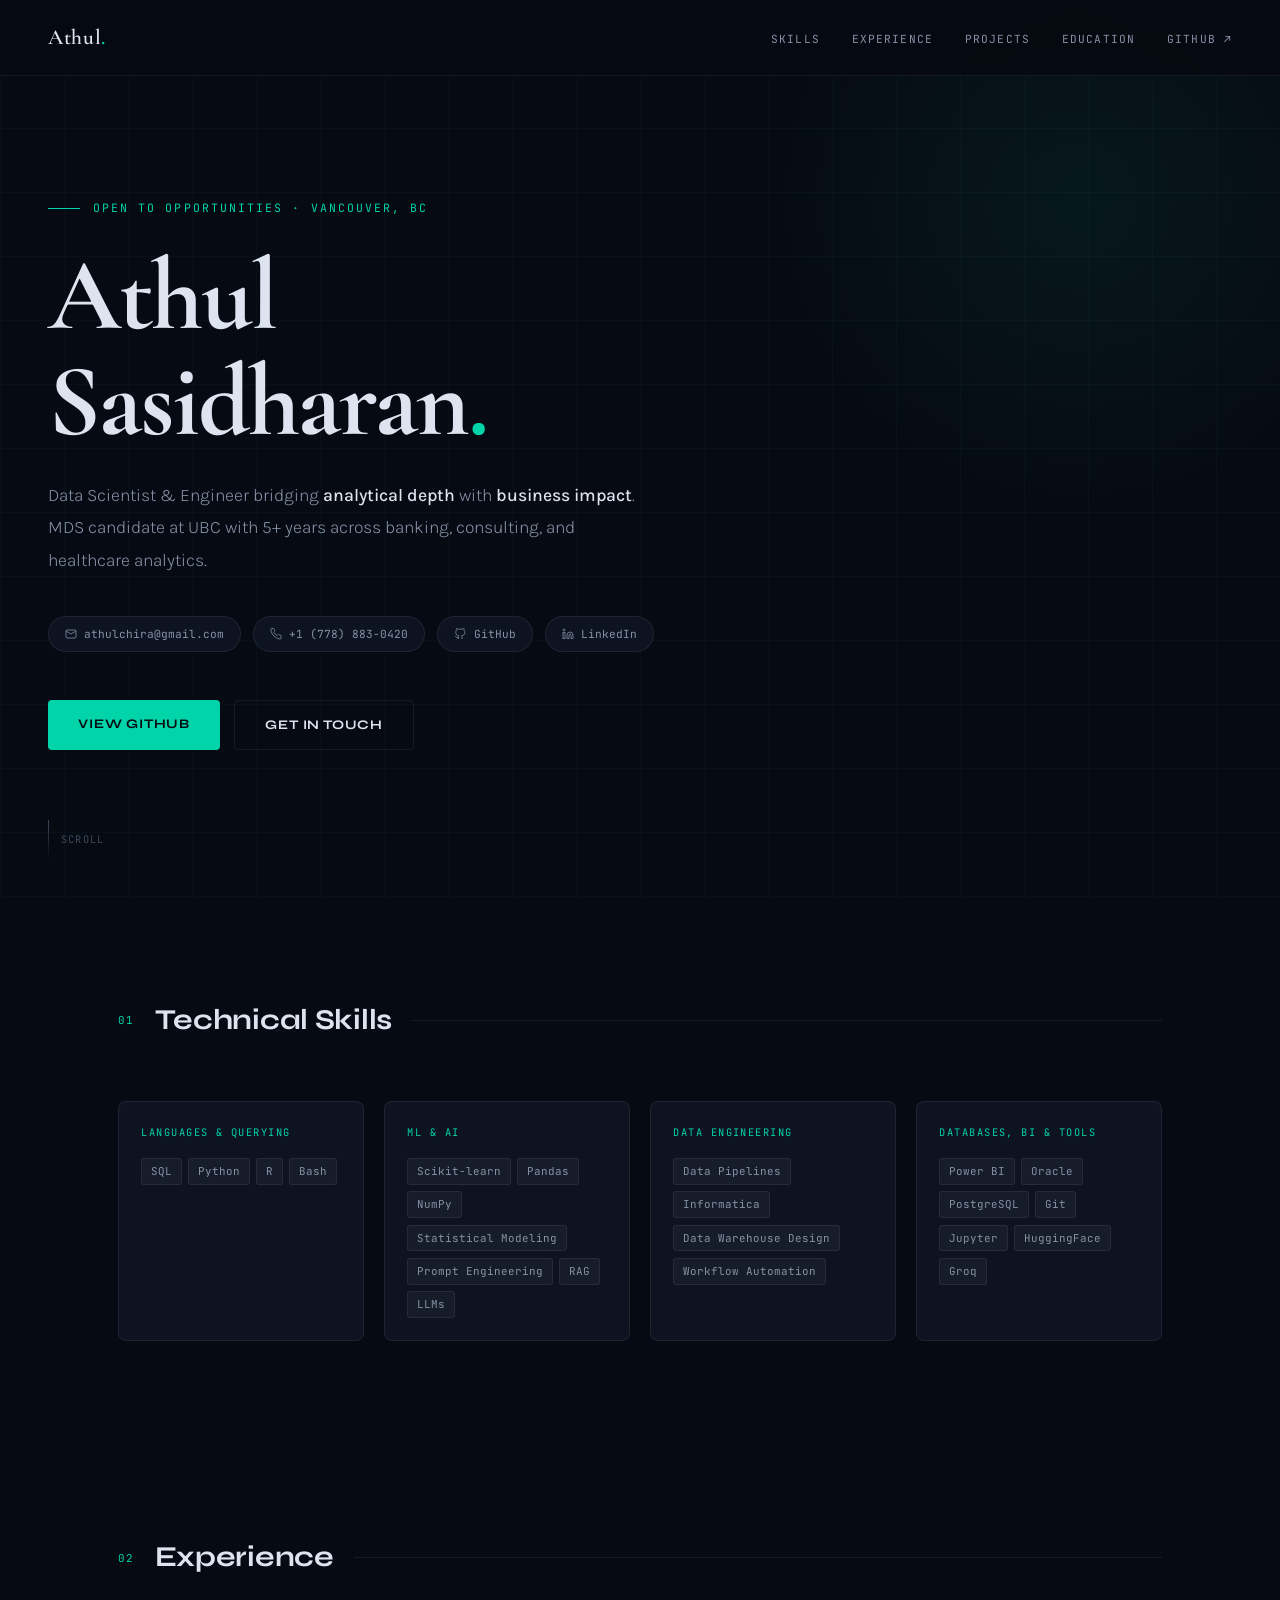
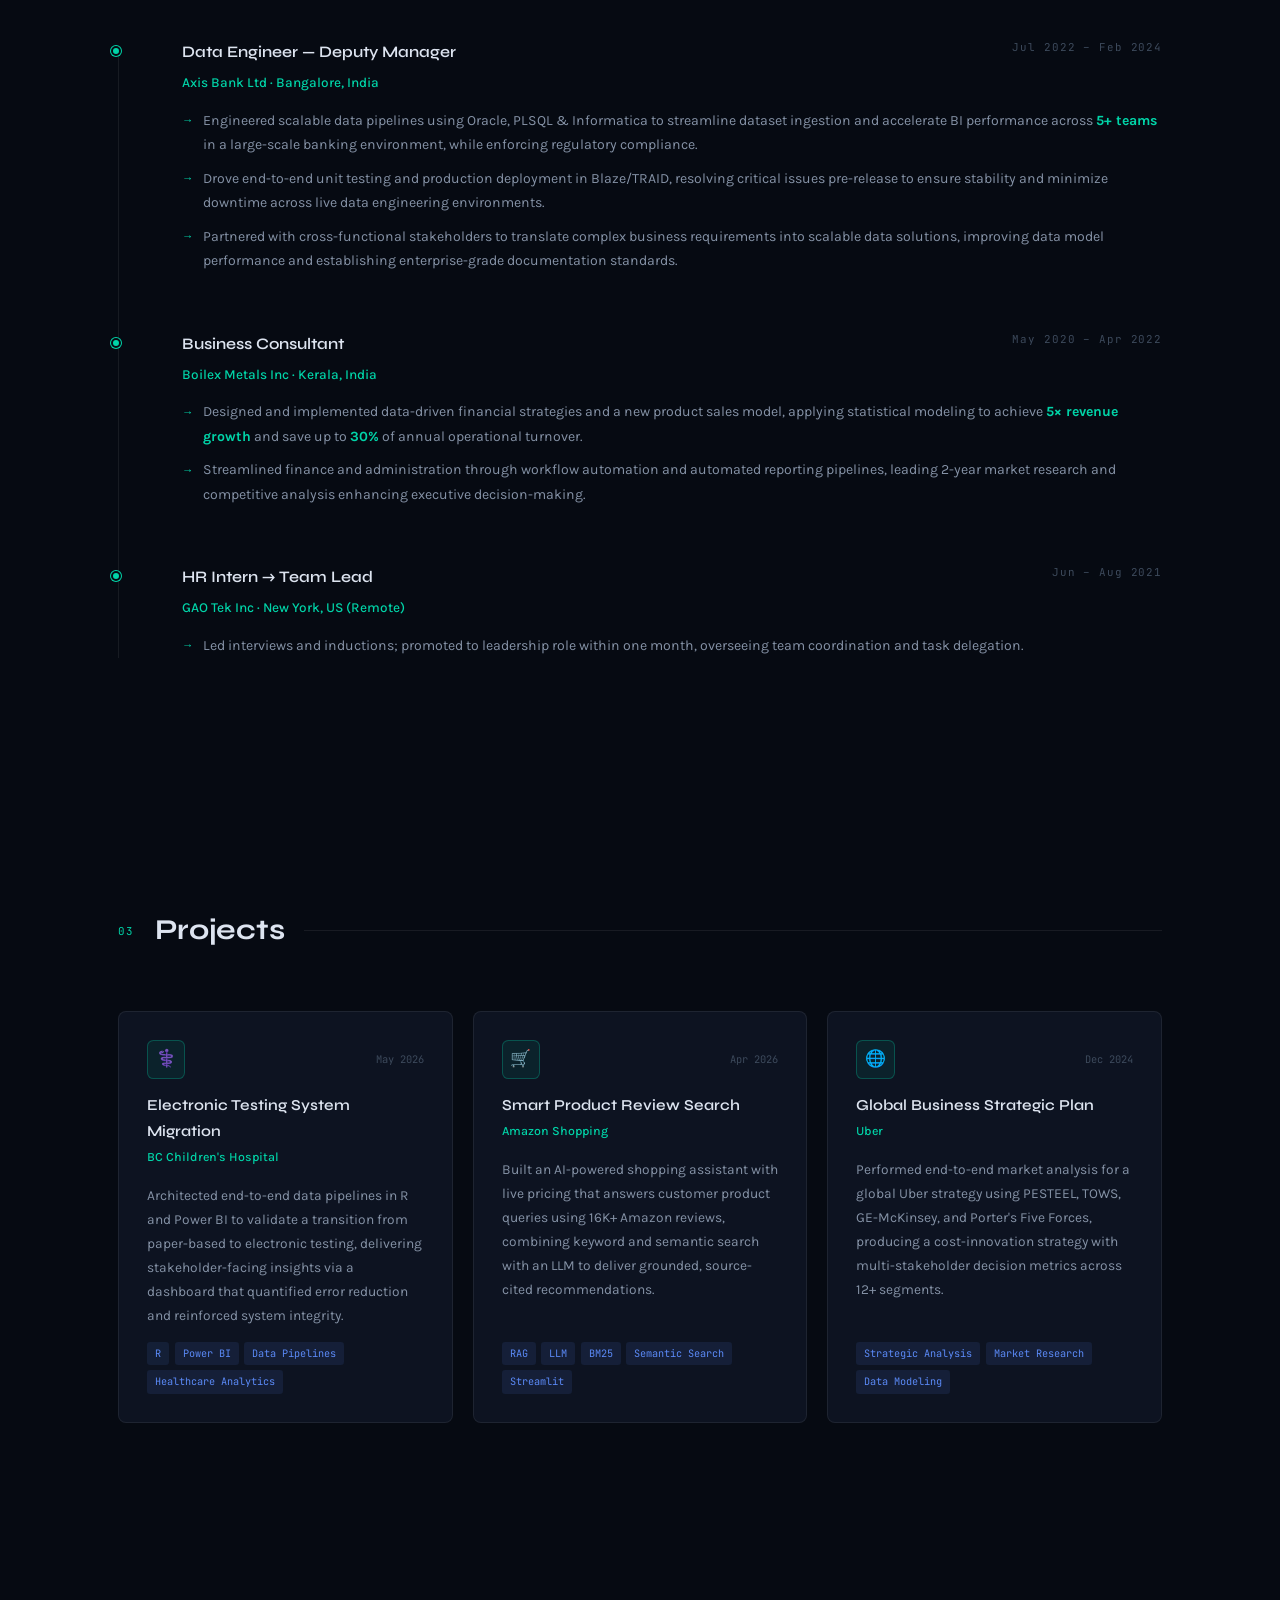
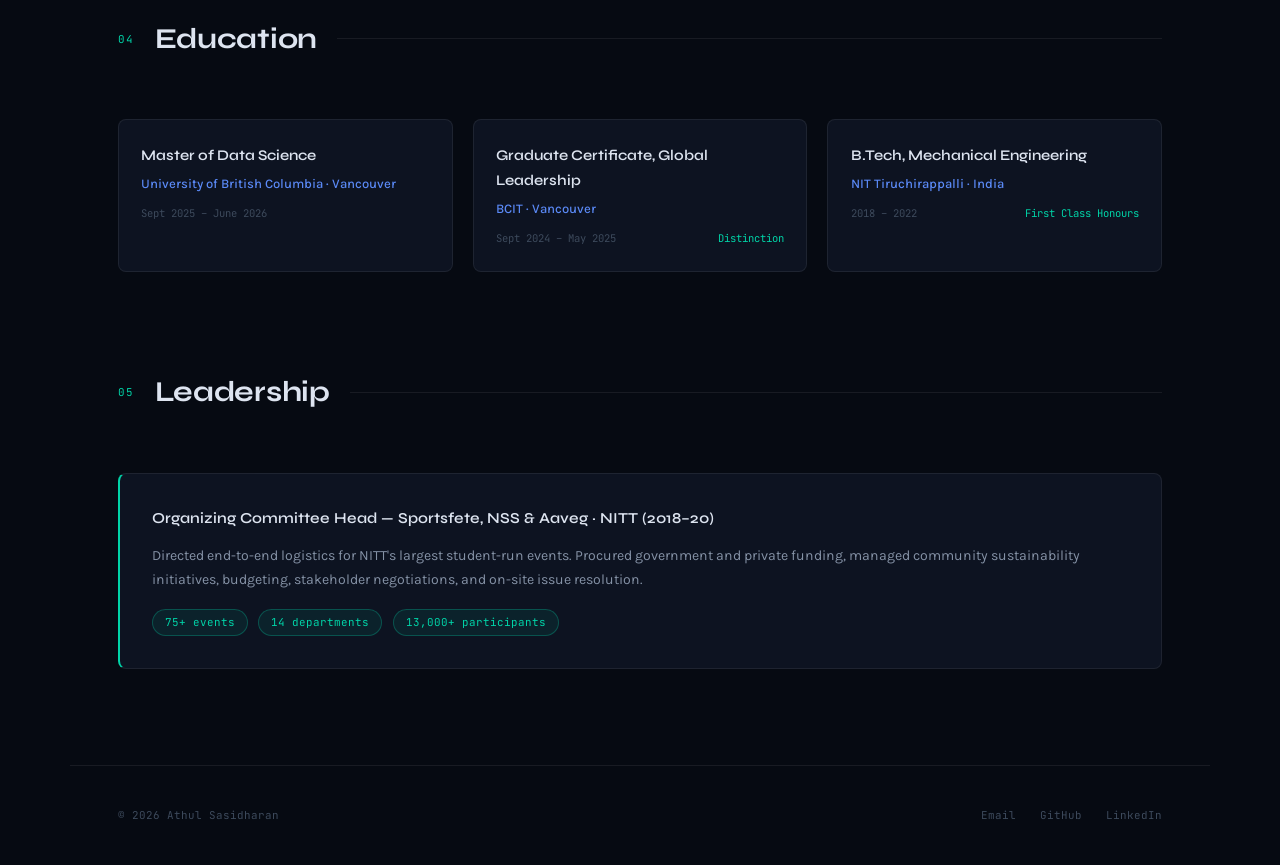
<file: index_v1.html>
<!DOCTYPE html>
<html lang="en">
<head>
<meta charset="UTF-8">
<meta name="viewport" content="width=device-width, initial-scale=1.0">
<title>Athul Sasidharan — Data Scientist & Engineer</title>
<link href="https://fonts.googleapis.com/css2?family=Cormorant+Garamond:ital,wght@0,400;0,600;0,700;1,400&family=Syne:wght@400;600;700&family=Karla:wght@300;400;500;600&family=JetBrains+Mono:wght@400;500&display=swap" rel="stylesheet">
<style>
:root {
  --bg: #060a12;
  --bg-card: #0d1321;
  --bg-hover: #131c30;
  --border: rgba(255,255,255,0.07);
  --accent: #00d4a8;
  --accent-dim: rgba(0,212,168,0.08);
  --accent-border: rgba(0,212,168,0.28);
  --blue: #5b8af7;
  --blue-dim: rgba(91,138,247,0.1);
  --text: #dde4f0;
  --muted: #8592a6;
  --faint: #3d4a5c;
  --fd: 'Cormorant Garamond', serif;
  --fh: 'Syne', sans-serif;
  --fb: 'Karla', sans-serif;
  --fm: 'JetBrains Mono', monospace;
}
*,*::before,*::after{box-sizing:border-box;margin:0;padding:0}
html{scroll-behavior:smooth}
body{background:var(--bg);color:var(--text);font-family:var(--fb);font-size:16px;line-height:1.7;overflow-x:hidden}
::-webkit-scrollbar{width:3px}
::-webkit-scrollbar-track{background:var(--bg)}
::-webkit-scrollbar-thumb{background:var(--accent);border-radius:2px}
a{color:inherit;text-decoration:none}

/* NAV */
nav{position:fixed;top:0;width:100%;z-index:100;display:flex;justify-content:space-between;align-items:center;padding:1.2rem 3rem;background:rgba(6,10,18,0.88);backdrop-filter:blur(16px);border-bottom:1px solid var(--border);transition:border-color 0.3s}
.nav-logo{font-family:var(--fd);font-size:1.35rem;font-weight:600;letter-spacing:0.03em}
.nav-logo em{color:var(--accent);font-style:normal}
.nav-links{display:flex;gap:2rem;list-style:none}
.nav-links a{font-family:var(--fm);font-size:0.7rem;color:var(--muted);letter-spacing:0.1em;text-transform:uppercase;transition:color 0.2s}
.nav-links a:hover{color:var(--accent)}

/* HERO */
#hero{min-height:100vh;display:flex;align-items:center;padding:8rem 3rem 5rem;position:relative;overflow:hidden}
.grid-bg{position:absolute;inset:0;background-image:linear-gradient(rgba(0,212,168,0.035) 1px,transparent 1px),linear-gradient(90deg,rgba(0,212,168,0.035) 1px,transparent 1px);background-size:64px 64px;pointer-events:none}
.glow{position:absolute;width:700px;height:700px;background:radial-gradient(circle,rgba(0,212,168,0.07) 0%,transparent 65%);top:-150px;right:-150px;pointer-events:none}
.hero-inner{max-width:900px;position:relative;z-index:1}
.eyebrow{font-family:var(--fm);font-size:0.72rem;color:var(--accent);letter-spacing:0.18em;text-transform:uppercase;margin-bottom:1.5rem;display:flex;align-items:center;gap:0.8rem}
.eyebrow::before{content:'';display:inline-block;width:2rem;height:1px;background:var(--accent)}
h1.name{font-family:var(--fd);font-size:clamp(3.5rem,8vw,6.5rem);font-weight:700;line-height:1.04;letter-spacing:-0.02em;margin-bottom:1.5rem}
h1.name .dot{color:var(--accent)}
.tagline{font-size:1.1rem;color:var(--muted);max-width:600px;line-height:1.85;margin-bottom:2.5rem;font-weight:300}
.tagline strong{color:var(--text);font-weight:500}
.pills{display:flex;flex-wrap:wrap;gap:0.75rem;margin-bottom:3rem}
.pill{display:inline-flex;align-items:center;gap:0.45rem;padding:0.45rem 1rem;border:1px solid var(--border);border-radius:2rem;font-family:var(--fm);font-size:0.7rem;color:var(--muted);background:var(--bg-card);transition:all 0.25s}
.pill:hover{border-color:var(--accent-border);color:var(--accent);background:var(--accent-dim)}
.pill svg{width:12px;height:12px;opacity:0.8;flex-shrink:0}
.cta{display:flex;gap:0.85rem}
.btn{padding:0.8rem 1.9rem;border-radius:0.25rem;font-family:var(--fh);font-size:0.82rem;font-weight:700;letter-spacing:0.06em;text-transform:uppercase;transition:all 0.2s;display:inline-block}
.btn-fill{background:var(--accent);color:#060a12}
.btn-fill:hover{background:#00f0be;transform:translateY(-2px)}
.btn-outline{border:1px solid var(--border);color:var(--text)}
.btn-outline:hover{border-color:var(--accent-border);color:var(--accent)}
.scroll-hint{position:absolute;bottom:2.5rem;left:3rem;display:flex;align-items:center;gap:0.75rem;font-family:var(--fm);font-size:0.65rem;color:var(--faint);letter-spacing:0.12em}
.scroll-line{width:1px;height:2.5rem;background:linear-gradient(to bottom,var(--faint),transparent);animation:pulse 2.2s ease-in-out infinite}
@keyframes pulse{0%,100%{opacity:0.3}50%{opacity:0.9}}

/* SECTION */
.wrap{max-width:1140px;margin:0 auto;padding:6rem 3rem}
.sec-head{display:flex;align-items:center;gap:1.25rem;margin-bottom:3.5rem}
.sec-num{font-family:var(--fm);font-size:0.68rem;color:var(--accent);letter-spacing:0.12em}
.sec-title{font-family:var(--fh);font-size:1.8rem;font-weight:700;letter-spacing:-0.01em;white-space:nowrap}
.sec-rule{flex:1;height:1px;background:var(--border)}

/* SKILLS */
.skills-grid{display:grid;grid-template-columns:repeat(auto-fit,minmax(240px,1fr));gap:1.25rem}
.skill-card{background:var(--bg-card);border:1px solid var(--border);border-radius:0.5rem;padding:1.4rem;transition:all 0.3s}
.skill-card:hover{border-color:var(--accent-border);background:var(--bg-hover)}
.skill-label{font-family:var(--fm);font-size:0.65rem;color:var(--accent);letter-spacing:0.14em;text-transform:uppercase;margin-bottom:1rem}
.tags{display:flex;flex-wrap:wrap;gap:0.4rem}
.tag{font-family:var(--fm);font-size:0.68rem;color:var(--muted);background:rgba(255,255,255,0.04);border:1px solid var(--border);border-radius:0.2rem;padding:0.2rem 0.55rem}

/* TIMELINE */
.timeline{padding-left:2rem;position:relative}
.timeline::before{content:'';position:absolute;left:0;top:0.5rem;bottom:0;width:1px;background:var(--border)}
.tl-item{position:relative;padding-left:2rem;margin-bottom:3.5rem}
.tl-dot{position:absolute;left:-2.45rem;top:0.5rem;width:10px;height:10px;border-radius:50%;background:var(--accent);border:2px solid var(--bg);box-shadow:0 0 0 1px var(--accent)}
.tl-meta{display:flex;justify-content:space-between;align-items:flex-start;flex-wrap:wrap;gap:0.5rem;margin-bottom:0.35rem}
.tl-role{font-family:var(--fh);font-size:1rem;font-weight:600}
.tl-date{font-family:var(--fm);font-size:0.68rem;color:var(--faint);letter-spacing:0.08em}
.tl-co{font-size:0.85rem;color:var(--accent);font-weight:500;margin-bottom:0.9rem}
.tl-list{list-style:none;display:flex;flex-direction:column;gap:0.55rem}
.tl-list li{font-size:0.88rem;color:var(--muted);padding-left:1.3rem;position:relative;line-height:1.75}
.tl-list li::before{content:'→';position:absolute;left:0;color:var(--accent);font-size:0.72rem;top:0.15em}
.tl-list strong{color:var(--accent)}

/* PROJECTS */
.proj-grid{display:grid;grid-template-columns:repeat(auto-fit,minmax(300px,1fr));gap:1.25rem}
.proj-card{background:var(--bg-card);border:1px solid var(--border);border-radius:0.5rem;padding:1.75rem;display:flex;flex-direction:column;gap:0.9rem;transition:all 0.3s}
.proj-card:hover{border-color:var(--accent-border);transform:translateY(-3px)}
.proj-top{display:flex;justify-content:space-between;align-items:center}
.proj-ico{width:2.4rem;height:2.4rem;background:var(--accent-dim);border:1px solid var(--accent-border);border-radius:0.4rem;display:flex;align-items:center;justify-content:center;font-size:1.05rem}
.proj-when{font-family:var(--fm);font-size:0.65rem;color:var(--faint)}
.proj-title{font-family:var(--fh);font-size:0.95rem;font-weight:600}
.proj-org{font-size:0.78rem;color:var(--accent);font-weight:500;margin-top:0.15rem}
.proj-desc{font-size:0.86rem;color:var(--muted);line-height:1.75;flex:1}
.proj-tags{display:flex;flex-wrap:wrap;gap:0.35rem}
.proj-tag{font-family:var(--fm);font-size:0.64rem;color:var(--blue);background:var(--blue-dim);border-radius:0.2rem;padding:0.18rem 0.5rem}

/* EDUCATION */
.edu-grid{display:grid;grid-template-columns:repeat(auto-fit,minmax(280px,1fr));gap:1.25rem}
.edu-card{background:var(--bg-card);border:1px solid var(--border);border-radius:0.5rem;padding:1.4rem;transition:all 0.3s}
.edu-card:hover{border-color:rgba(91,138,247,0.3)}
.edu-deg{font-family:var(--fh);font-size:0.92rem;font-weight:600;margin-bottom:0.35rem}
.edu-school{font-size:0.82rem;color:var(--blue);font-weight:500;margin-bottom:0.6rem}
.edu-foot{display:flex;justify-content:space-between;font-family:var(--fm);font-size:0.66rem;color:var(--faint)}
.edu-foot .honor{color:var(--accent)}

/* LEADERSHIP */
.lead-card{background:var(--bg-card);border:1px solid var(--border);border-left:2px solid var(--accent);border-radius:0.5rem;padding:2rem}
.lead-title{font-family:var(--fh);font-size:0.95rem;font-weight:600;margin-bottom:0.75rem}
.lead-desc{font-size:0.88rem;color:var(--muted);line-height:1.75}
.chips{display:flex;gap:0.65rem;flex-wrap:wrap;margin-top:1rem}
.chip{font-family:var(--fm);font-size:0.68rem;color:var(--accent);background:var(--accent-dim);border:1px solid var(--accent-border);border-radius:2rem;padding:0.22rem 0.75rem}

/* FOOTER */
footer{border-top:1px solid var(--border);max-width:1140px;margin:0 auto;padding:2.5rem 3rem;display:flex;justify-content:space-between;align-items:center;flex-wrap:wrap;gap:1rem}
.foot-copy{font-family:var(--fm);font-size:0.68rem;color:var(--faint)}
.foot-links{display:flex;gap:1.5rem}
.foot-links a{font-family:var(--fm);font-size:0.68rem;color:var(--faint);transition:color 0.2s}
.foot-links a:hover{color:var(--accent)}

/* ANIMATE */
.reveal{opacity:0;transform:translateY(18px);transition:opacity 0.65s ease,transform 0.65s ease}
.reveal.in{opacity:1;transform:none}

/* RESPONSIVE */
@media(max-width:768px){
  nav{padding:1rem 1.5rem}
  .nav-links{display:none}
  #hero{padding:6rem 1.5rem 4rem}
  .wrap{padding:4rem 1.5rem}
  footer{padding:2rem 1.5rem}
  h1.name{font-size:3rem}
  .scroll-hint{display:none}
}
</style>
</head>
<body>

<nav>
  <div class="nav-logo">Athul<em>.</em></div>
  <ul class="nav-links">
    <li><a href="#skills">Skills</a></li>
    <li><a href="#experience">Experience</a></li>
    <li><a href="#projects">Projects</a></li>
    <li><a href="#education">Education</a></li>
    <li><a href="https://github.com/codingwithAthul" target="_blank">GitHub ↗</a></li>
  </ul>
</nav>

<!-- HERO -->
<div id="hero">
  <div class="grid-bg"></div>
  <div class="glow"></div>
  <div class="hero-inner">
    <div class="eyebrow">Open to opportunities · Vancouver, BC</div>
    <h1 class="name">Athul<br>Sasidharan<span class="dot">.</span></h1>
    <p class="tagline">
      Data Scientist & Engineer bridging <strong>analytical depth</strong> with <strong>business impact</strong>.
      MDS candidate at UBC with 5+ years across banking, consulting, and healthcare analytics.
    </p>
    <div class="pills">
      <a href="mailto:athulchira@gmail.com" class="pill">
        <svg viewBox="0 0 24 24" fill="none" stroke="currentColor" stroke-width="2"><path d="M4 4h16c1.1 0 2 .9 2 2v12c0 1.1-.9 2-2 2H4c-1.1 0-2-.9-2-2V6c0-1.1.9-2 2-2z"/><polyline points="22,6 12,12 2,6"/></svg>
        athulchira@gmail.com
      </a>
      <a href="tel:+17788830420" class="pill">
        <svg viewBox="0 0 24 24" fill="none" stroke="currentColor" stroke-width="2"><path d="M22 16.92v3a2 2 0 0 1-2.18 2 19.79 19.79 0 0 1-8.63-3.07A19.5 19.5 0 0 1 4.69 12 19.79 19.79 0 0 1 1.61 3.37 2 2 0 0 1 3.6 1h3a2 2 0 0 1 2 1.72c.127.96.361 1.903.7 2.81a2 2 0 0 1-.45 2.11L8.09 8.91a16 16 0 0 0 6 6l1.27-1.27a2 2 0 0 1 2.11-.45 12.84 12.84 0 0 0 2.81.7A2 2 0 0 1 22 16.92z"/></svg>
        +1 (778) 883-0420
      </a>
      <a href="https://github.com/codingwithAthul" target="_blank" class="pill">
        <svg viewBox="0 0 24 24" fill="none" stroke="currentColor" stroke-width="2"><path d="M9 19c-5 1.5-5-2.5-7-3m14 6v-3.87a3.37 3.37 0 0 0-.94-2.61c3.14-.35 6.44-1.54 6.44-7A5.44 5.44 0 0 0 20 4.77 5.07 5.07 0 0 0 19.91 1S18.73.65 16 2.48a13.38 13.38 0 0 0-7 0C6.27.65 5.09 1 5.09 1A5.07 5.07 0 0 0 5 4.77a5.44 5.44 0 0 0-1.5 3.78c0 5.42 3.3 6.61 6.44 7A3.37 3.37 0 0 0 9 18.13V22"/></svg>
        GitHub
      </a>
      <a href="https://linkedin.com/in/YOUR_LINKEDIN" target="_blank" class="pill">
        <svg viewBox="0 0 24 24" fill="none" stroke="currentColor" stroke-width="2"><path d="M16 8a6 6 0 0 1 6 6v7h-4v-7a2 2 0 0 0-2-2 2 2 0 0 0-2 2v7h-4v-7a6 6 0 0 1 6-6z"/><rect x="2" y="9" width="4" height="12"/><circle cx="4" cy="4" r="2"/></svg>
        LinkedIn
      </a>
    </div>
    <div class="cta">
      <a href="https://github.com/codingwithAthul" target="_blank" class="btn btn-fill">View GitHub</a>
      <a href="mailto:athulchira@gmail.com" class="btn btn-outline">Get in Touch</a>
    </div>
  </div>
  <div class="scroll-hint">
    <div class="scroll-line"></div>
    <span>SCROLL</span>
  </div>
</div>

<!-- SKILLS -->
<div class="wrap" id="skills">
  <div class="sec-head reveal">
    <span class="sec-num">01</span>
    <h2 class="sec-title">Technical Skills</h2>
    <div class="sec-rule"></div>
  </div>
  <div class="skills-grid">
    <div class="skill-card reveal">
      <div class="skill-label">Languages & Querying</div>
      <div class="tags">
        <span class="tag">SQL</span><span class="tag">Python</span><span class="tag">R</span><span class="tag">Bash</span>
      </div>
    </div>
    <div class="skill-card reveal">
      <div class="skill-label">ML & AI</div>
      <div class="tags">
        <span class="tag">Scikit-learn</span><span class="tag">Pandas</span><span class="tag">NumPy</span>
        <span class="tag">Statistical Modeling</span><span class="tag">Prompt Engineering</span><span class="tag">RAG</span><span class="tag">LLMs</span>
      </div>
    </div>
    <div class="skill-card reveal">
      <div class="skill-label">Data Engineering</div>
      <div class="tags">
        <span class="tag">Data Pipelines</span><span class="tag">Informatica</span>
        <span class="tag">Data Warehouse Design</span><span class="tag">Workflow Automation</span>
      </div>
    </div>
    <div class="skill-card reveal">
      <div class="skill-label">Databases, BI & Tools</div>
      <div class="tags">
        <span class="tag">Power BI</span><span class="tag">Oracle</span><span class="tag">PostgreSQL</span>
        <span class="tag">Git</span><span class="tag">Jupyter</span><span class="tag">HuggingFace</span><span class="tag">Groq</span>
      </div>
    </div>
  </div>
</div>

<!-- EXPERIENCE -->
<div class="wrap" id="experience">
  <div class="sec-head reveal">
    <span class="sec-num">02</span>
    <h2 class="sec-title">Experience</h2>
    <div class="sec-rule"></div>
  </div>
  <div class="timeline">
    <div class="tl-item reveal">
      <div class="tl-dot"></div>
      <div class="tl-meta">
        <div class="tl-role">Data Engineer — Deputy Manager</div>
        <div class="tl-date">Jul 2022 – Feb 2024</div>
      </div>
      <div class="tl-co">Axis Bank Ltd · Bangalore, India</div>
      <ul class="tl-list">
        <li>Engineered scalable data pipelines using Oracle, PLSQL & Informatica to streamline dataset ingestion and accelerate BI performance across <strong>5+ teams</strong> in a large-scale banking environment, while enforcing regulatory compliance.</li>
        <li>Drove end-to-end unit testing and production deployment in Blaze/TRAID, resolving critical issues pre-release to ensure stability and minimize downtime across live data engineering environments.</li>
        <li>Partnered with cross-functional stakeholders to translate complex business requirements into scalable data solutions, improving data model performance and establishing enterprise-grade documentation standards.</li>
      </ul>
    </div>
    <div class="tl-item reveal">
      <div class="tl-dot"></div>
      <div class="tl-meta">
        <div class="tl-role">Business Consultant</div>
        <div class="tl-date">May 2020 – Apr 2022</div>
      </div>
      <div class="tl-co">Boilex Metals Inc · Kerala, India</div>
      <ul class="tl-list">
        <li>Designed and implemented data-driven financial strategies and a new product sales model, applying statistical modeling to achieve <strong>5× revenue growth</strong> and save up to <strong>30%</strong> of annual operational turnover.</li>
        <li>Streamlined finance and administration through workflow automation and automated reporting pipelines, leading 2-year market research and competitive analysis enhancing executive decision-making.</li>
      </ul>
    </div>
    <div class="tl-item reveal">
      <div class="tl-dot"></div>
      <div class="tl-meta">
        <div class="tl-role">HR Intern → Team Lead</div>
        <div class="tl-date">Jun – Aug 2021</div>
      </div>
      <div class="tl-co">GAO Tek Inc · New York, US (Remote)</div>
      <ul class="tl-list">
        <li>Led interviews and inductions; promoted to leadership role within one month, overseeing team coordination and task delegation.</li>
      </ul>
    </div>
  </div>
</div>

<!-- PROJECTS -->
<div class="wrap" id="projects">
  <div class="sec-head reveal">
    <span class="sec-num">03</span>
    <h2 class="sec-title">Projects</h2>
    <div class="sec-rule"></div>
  </div>
  <div class="proj-grid">
    <div class="proj-card reveal">
      <div class="proj-top">
        <div class="proj-ico">⚕️</div>
        <div class="proj-when">May 2026</div>
      </div>
      <div>
        <div class="proj-title">Electronic Testing System Migration</div>
        <div class="proj-org">BC Children's Hospital</div>
      </div>
      <p class="proj-desc">Architected end-to-end data pipelines in R and Power BI to validate a transition from paper-based to electronic testing, delivering stakeholder-facing insights via a dashboard that quantified error reduction and reinforced system integrity.</p>
      <div class="proj-tags">
        <span class="proj-tag">R</span><span class="proj-tag">Power BI</span><span class="proj-tag">Data Pipelines</span><span class="proj-tag">Healthcare Analytics</span>
      </div>
    </div>
    <div class="proj-card reveal">
      <div class="proj-top">
        <div class="proj-ico">🛒</div>
        <div class="proj-when">Apr 2026</div>
      </div>
      <div>
        <div class="proj-title">Smart Product Review Search</div>
        <div class="proj-org">Amazon Shopping</div>
      </div>
      <p class="proj-desc">Built an AI-powered shopping assistant with live pricing that answers customer product queries using 16K+ Amazon reviews, combining keyword and semantic search with an LLM to deliver grounded, source-cited recommendations.</p>
      <div class="proj-tags">
        <span class="proj-tag">RAG</span><span class="proj-tag">LLM</span><span class="proj-tag">BM25</span><span class="proj-tag">Semantic Search</span><span class="proj-tag">Streamlit</span>
      </div>
    </div>
    <div class="proj-card reveal">
      <div class="proj-top">
        <div class="proj-ico">🌐</div>
        <div class="proj-when">Dec 2024</div>
      </div>
      <div>
        <div class="proj-title">Global Business Strategic Plan</div>
        <div class="proj-org">Uber</div>
      </div>
      <p class="proj-desc">Performed end-to-end market analysis for a global Uber strategy using PESTEEL, TOWS, GE-McKinsey, and Porter's Five Forces, producing a cost-innovation strategy with multi-stakeholder decision metrics across 12+ segments.</p>
      <div class="proj-tags">
        <span class="proj-tag">Strategic Analysis</span><span class="proj-tag">Market Research</span><span class="proj-tag">Data Modeling</span>
      </div>
    </div>
  </div>
</div>

<!-- EDUCATION -->
<div class="wrap" id="education">
  <div class="sec-head reveal">
    <span class="sec-num">04</span>
    <h2 class="sec-title">Education</h2>
    <div class="sec-rule"></div>
  </div>
  <div class="edu-grid">
    <div class="edu-card reveal">
      <div class="edu-deg">Master of Data Science</div>
      <div class="edu-school">University of British Columbia · Vancouver</div>
      <div class="edu-foot">
        <span>Sept 2025 – June 2026</span>
      </div>
    </div>
    <div class="edu-card reveal">
      <div class="edu-deg">Graduate Certificate, Global Leadership</div>
      <div class="edu-school">BCIT · Vancouver</div>
      <div class="edu-foot">
        <span>Sept 2024 – May 2025</span>
        <span class="honor">Distinction</span>
      </div>
    </div>
    <div class="edu-card reveal">
      <div class="edu-deg">B.Tech, Mechanical Engineering</div>
      <div class="edu-school">NIT Tiruchirappalli · India</div>
      <div class="edu-foot">
        <span>2018 – 2022</span>
        <span class="honor">First Class Honours</span>
      </div>
    </div>
  </div>
</div>

<!-- LEADERSHIP -->
<div class="wrap" id="leadership" style="padding-top:0">
  <div class="sec-head reveal">
    <span class="sec-num">05</span>
    <h2 class="sec-title">Leadership</h2>
    <div class="sec-rule"></div>
  </div>
  <div class="lead-card reveal">
    <div class="lead-title">Organizing Committee Head — Sportsfete, NSS & Aaveg · NITT (2018–20)</div>
    <p class="lead-desc">Directed end-to-end logistics for NITT's largest student-run events. Procured government and private funding, managed community sustainability initiatives, budgeting, stakeholder negotiations, and on-site issue resolution.</p>
    <div class="chips">
      <span class="chip">75+ events</span>
      <span class="chip">14 departments</span>
      <span class="chip">13,000+ participants</span>
    </div>
  </div>
</div>

<footer>
  <div class="foot-copy">© 2026 Athul Sasidharan</div>
  <div class="foot-links">
    <a href="mailto:athulchira@gmail.com">Email</a>
    <a href="https://github.com/codingwithAthul" target="_blank">GitHub</a>
    <a href="https://linkedin.com/in/YOUR_LINKEDIN" target="_blank">LinkedIn</a>
  </div>
</footer>

<script>
const obs = new IntersectionObserver((entries) => {
  entries.forEach((e, i) => {
    if (e.isIntersecting) {
      setTimeout(() => e.target.classList.add('in'), i * 90);
      obs.unobserve(e.target);
    }
  });
}, { threshold: 0.08 });
document.querySelectorAll('.reveal').forEach(el => obs.observe(el));

const nav = document.querySelector('nav');
window.addEventListener('scroll', () => {
  nav.style.borderBottomColor = window.scrollY > 60
    ? 'rgba(0,212,168,0.15)' : 'rgba(255,255,255,0.07)';
});
</script>
</body>
</html>
</file>
<file: learning-hub/style.css>
/* Learning Hub — standalone stylesheet. Deliberately not shared with the
   main site's <style> block so this section can evolve independently. */

:root{
  --ground:#F4F2ED;
  --panel:#FFFFFF;
  --ink:#16232A;
  --ink-soft:#54646E;
  --line:rgba(22,35,42,.14);
  --line-2:rgba(22,35,42,.26);
  --accent:#E8552F;
  --link:#2E7FA6;
  --gold:#F2B441;
  --display:"Bricolage Grotesque",ui-sans-serif,system-ui,sans-serif;
  --body:"Instrument Sans",ui-sans-serif,system-ui,sans-serif;
  --mono:"JetBrains Mono",ui-monospace,monospace;
  --gut:clamp(20px,5vw,72px);
  --maxw:880px;
}

*,*::before,*::after{box-sizing:border-box}
html{scroll-behavior:smooth}
body{margin:0;background:var(--ground);color:var(--ink);font-family:var(--body);
  font-size:clamp(15px,1.05vw,17px);line-height:1.65;-webkit-font-smoothing:antialiased}
a{color:var(--link)}
.wrap{max-width:var(--maxw);margin:0 auto;padding:0 var(--gut)}

header.hub-nav{position:sticky;top:0;z-index:20;background:rgba(244,242,237,.92);
  backdrop-filter:blur(6px);border-bottom:1px solid var(--line)}
.hub-nav-top{display:flex;align-items:center;justify-content:space-between;
  padding:16px var(--gut);max-width:var(--maxw);margin:0 auto}
.back{font-family:var(--mono);font-size:11px;letter-spacing:.1em;text-transform:uppercase;
  text-decoration:none;color:var(--ink-soft);transition:color .2s}
.back:hover,.back:focus-visible{color:var(--accent)}
.hub-title{font-family:var(--mono);font-size:11px;letter-spacing:.16em;text-transform:uppercase;color:var(--ink)}
.hub-title b{color:var(--accent);font-weight:500}

.topic-tabs{display:flex;gap:6px;flex-wrap:wrap;padding:0 var(--gut) 14px;max-width:var(--maxw);margin:0 auto}
.topic-tab{font-family:var(--mono);font-size:11px;letter-spacing:.08em;text-transform:uppercase;
  padding:8px 14px;border:1px solid var(--line-2);border-radius:99px;background:transparent;
  color:var(--ink-soft);cursor:pointer;transition:background .2s,color .2s,border-color .2s}
.topic-tab:hover{border-color:var(--ink);color:var(--ink)}
.topic-tab[aria-selected="true"]{background:var(--ink);color:var(--ground);border-color:var(--ink)}

main{padding:clamp(40px,6vh,72px) 0 100px}

.hero-block{margin-bottom:clamp(36px,5vh,56px)}
.hero-block h1{font-family:var(--display);font-size:clamp(34px,5.4vw,56px);
  font-variation-settings:"wdth" 100,"wght" 650;line-height:.98;letter-spacing:-.03em;margin:0 0 10px}
.hero-block .tagline{color:var(--ink-soft);font-size:clamp(15px,1.3vw,18px);max-width:56ch;margin:0}

.source-card{display:flex;gap:12px;align-items:flex-start;margin-top:22px;padding:14px 16px;
  border:1px solid var(--line);border-left:2px solid var(--gold);border-radius:3px;background:var(--panel)}
.source-card b{font-family:var(--mono);font-size:9.5px;letter-spacing:.11em;text-transform:uppercase;
  color:var(--ink-soft);display:block;margin-bottom:4px;font-weight:500}
.source-card a{color:var(--ink);text-decoration:none;border-bottom:1px solid var(--line-2);font-weight:500}
.source-card a:hover{color:var(--accent);border-color:var(--accent)}
.source-card .by{color:var(--ink-soft);font-size:.9em}

article.topic-panel section{margin-bottom:clamp(28px,4vh,44px)}
article.topic-panel h2{font-family:var(--display);font-size:clamp(22px,2.8vw,30px);
  font-variation-settings:"wdth" 96,"wght" 620;letter-spacing:-.02em;margin:0 0 6px}
article.topic-panel .rule{width:40px;height:2px;background:var(--gold);border-radius:2px;margin:0 0 16px}
article.topic-panel p{margin:0 0 14px;color:var(--ink)}
article.topic-panel ul,article.topic-panel ol{margin:0 0 14px;padding-left:20px;color:var(--ink)}
article.topic-panel li{margin-bottom:7px}
article.topic-panel li::marker{color:var(--accent)}
article.topic-panel code{font-family:var(--mono);font-size:.88em;background:rgba(22,35,42,.06);
  padding:2px 6px;border-radius:3px}
article.topic-panel pre{font-family:var(--mono);font-size:13px;background:var(--ink);color:#E9E4D8;
  padding:16px 18px;border-radius:4px;overflow-x:auto;margin:0 0 14px;line-height:1.55}
article.topic-panel pre code{background:none;padding:0}

.compare{width:100%;border-collapse:collapse;margin:0 0 14px;font-size:.92em}
.compare th,.compare td{text-align:left;padding:10px 12px;border-bottom:1px solid var(--line);vertical-align:top}
.compare th{font-family:var(--mono);font-size:10.5px;letter-spacing:.08em;text-transform:uppercase;
  color:var(--ink-soft);font-weight:500}
.compare td b{color:var(--accent)}

.callout{border-left:2px solid var(--accent);padding:10px 14px;background:var(--panel);
  border-radius:0 3px 3px 0;font-size:.92em;margin:0 0 14px}
.callout b{font-family:var(--mono);font-size:9.5px;letter-spacing:.11em;text-transform:uppercase;
  color:var(--ink-soft);display:block;margin-bottom:4px;font-weight:500}

.coming-soon{padding:40px 0;text-align:center;color:var(--ink-soft);font-family:var(--mono);
  font-size:12px;letter-spacing:.08em;text-transform:uppercase}

footer.hub-footer{border-top:1px solid var(--line);padding:22px var(--gut);max-width:var(--maxw);
  margin:0 auto;font-family:var(--mono);font-size:10.5px;letter-spacing:.08em;text-transform:uppercase;
  color:var(--ink-soft)}

@media (prefers-reduced-motion:reduce){ html{scroll-behavior:auto} }
</file>
